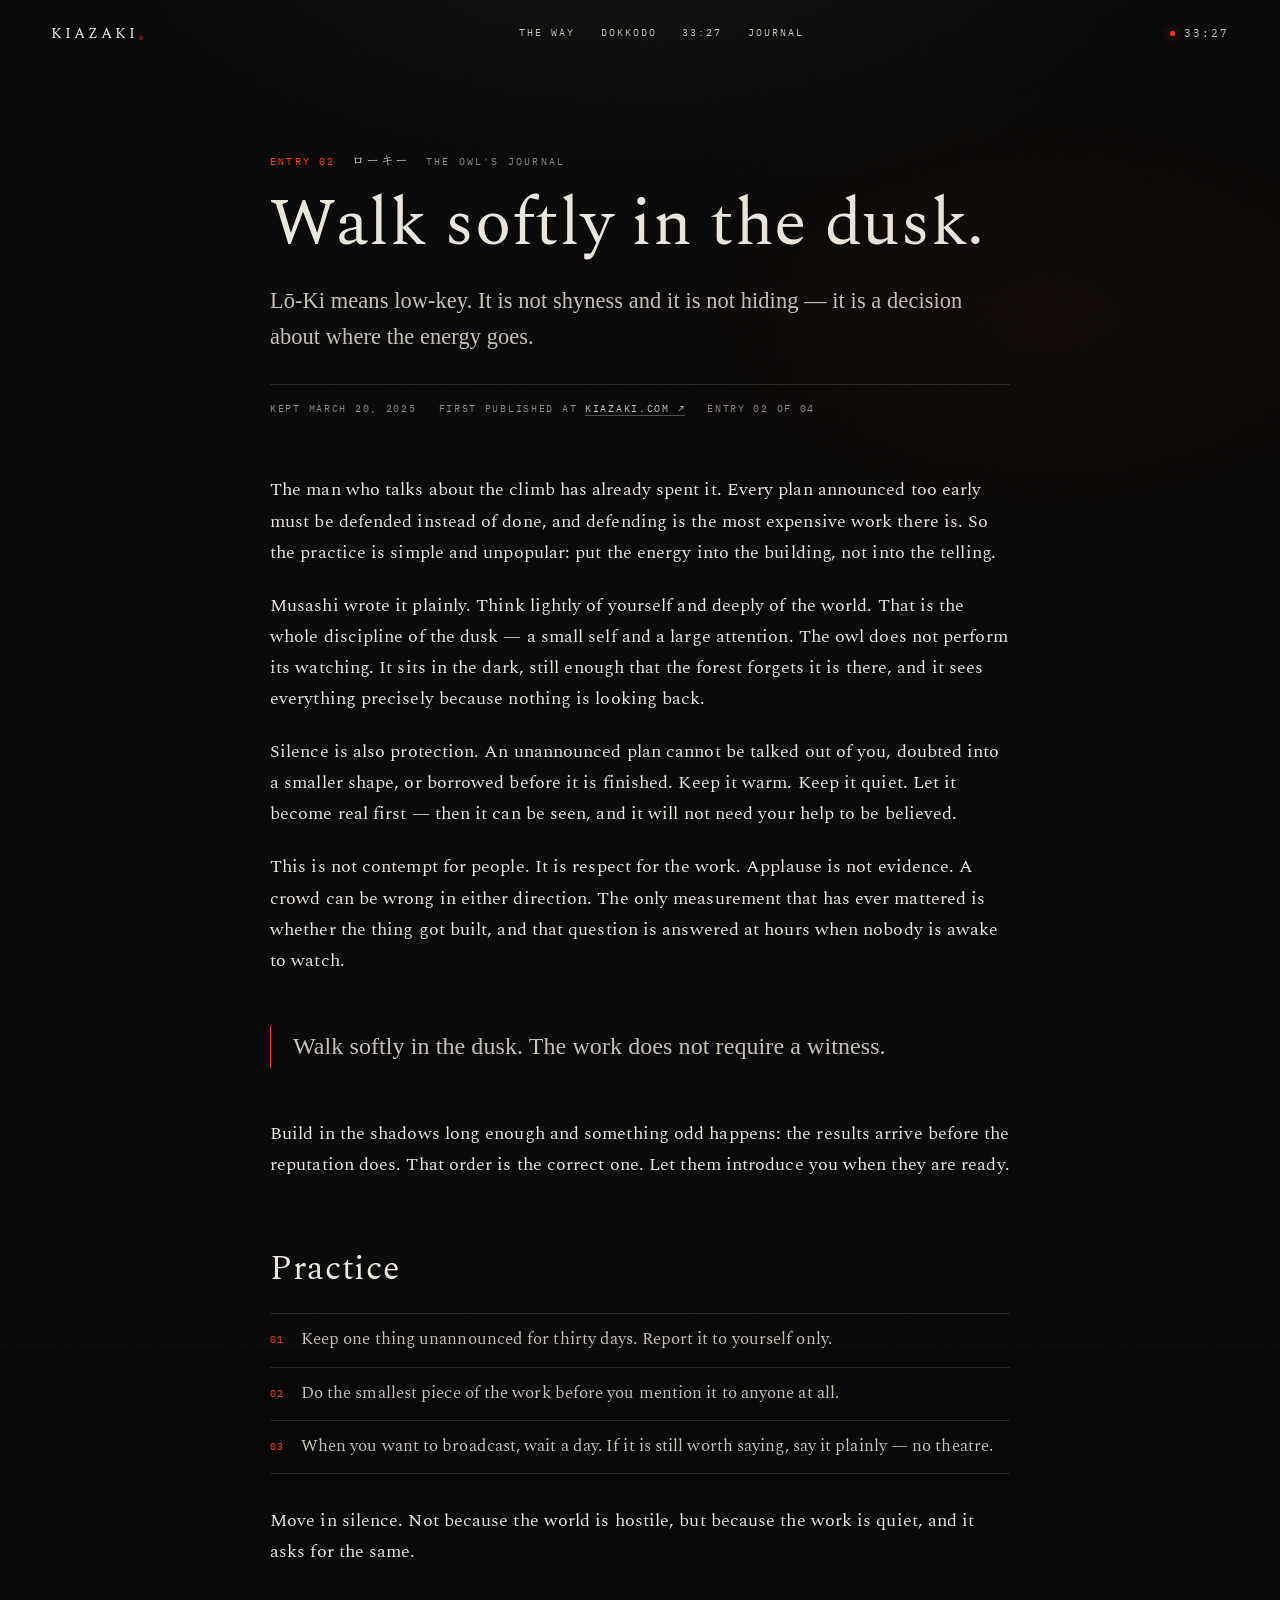
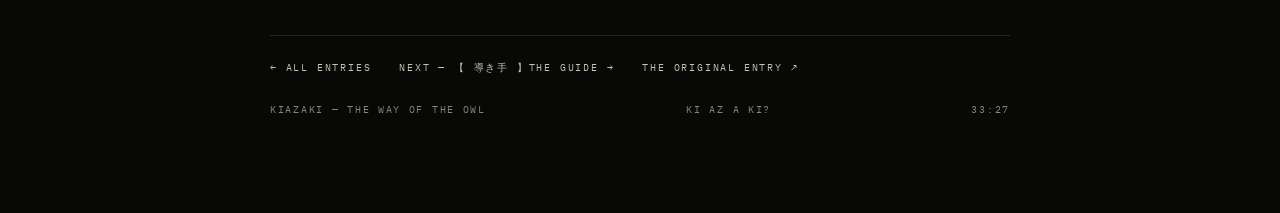
<file: posts/low-key.html>
<!DOCTYPE html>
<html lang="en">
<head>
  <meta charset="utf-8">
  <meta name="viewport" content="width=device-width, initial-scale=1">
  <title>【 ローキー 】Lō-Ki — Walk softly in the dusk — KIAZAKI</title>
  <meta name="description" content="Walk softly in the dusk. Lō-Ki: building in the shadows, letting the results speak — entry 02 of the Owl's Journal.">
  <meta name="theme-color" content="#080807">
  <meta property="og:title" content="【 ローキー 】Lō-Ki — KIAZAKI">
  <meta property="og:description" content="Walk softly in the dusk. The work does not require a witness.">
  <meta property="og:type" content="article">
  <link rel="icon" href="data:image/svg+xml,%3Csvg xmlns='http://www.w3.org/2000/svg' viewBox='0 0 64 64'%3E%3Crect width='64' height='64' fill='%23080807'/%3E%3Ccircle cx='23' cy='30' r='9' fill='none' stroke='%23ece7dd' stroke-width='2'/%3E%3Ccircle cx='41' cy='30' r='9' fill='none' stroke='%23ece7dd' stroke-width='2'/%3E%3Ccircle cx='23' cy='30' r='3' fill='%23ff3b1f'/%3E%3Ccircle cx='41' cy='30' r='3' fill='%23ff3b1f'/%3E%3C/svg%3E">
  <link rel="preconnect" href="https://fonts.googleapis.com">
  <link rel="preconnect" href="https://fonts.gstatic.com" crossorigin>
  <link href="https://fonts.googleapis.com/css2?family=IBM+Plex+Mono:wght@400;500&family=IM+Fell+English:ital@0;1&family=Spectral:ital,wght@0,400;0,600;0,700;1,400&family=Zen+Old+Mincho:wght@400;700&display=swap" rel="stylesheet">
  <link rel="stylesheet" href="../styles.css?v=3">
  <link href="https://fonts.cdnfonts.com/css/colonna-mt" rel="stylesheet">
  <link href="https://fonts.cdnfonts.com/css/library-3-am" rel="stylesheet">
</head>
<body>
  <a class="skip" href="#entry">Skip to content</a>
  <div class="scroll-progress" id="scroll-progress" aria-hidden="true"></div>
  <div class="grain" aria-hidden="true"></div>

  <header class="site-head">
    <a class="brand" href="../index.html" aria-label="Kiazaki, back to home">KIAZAKI<span class="brand-mark">。</span></a>
    <nav class="head-nav" aria-label="Primary">
      <a href="../index.html#way">The Way</a>
      <a href="../index.html#dokkodo">Dokkodo</a>
      <a href="../index.html#frequency">33:27</a>
      <a href="../index.html#notes">Journal</a>
    </nav>
    <p class="head-readout"><a class="head-readout-link" href="https://3327.bandcamp.com" target="_blank" rel="noopener" aria-label="Kiazaki radio — 33:27 on Bandcamp" title="Kiazaki radio — 33:27 on Bandcamp"><span class="live-dot" aria-hidden="true"></span>33:27</a></p>
  </header>

  <main id="entry">
    <article class="post shell">
      <p class="post-kicker"><span class="entry-no">Entry 02</span><span class="entry-kanji" lang="ja">ローキー</span><span>The Owl's Journal</span></p>
      <h1 class="post-title">Walk softly in the dusk.</h1>
      <p class="post-lede">Lō-Ki means low-key. It is not shyness and it is not hiding — it is a decision about where the energy goes.</p>
      <p class="post-meta"><span>Kept March 20, 2025</span><span>First published at <a href="https://kiazaki.com/post/post-2" target="_blank" rel="noopener">kiazaki.com ↗</a></span><span>Entry 02 of 04</span></p>

      <div class="post-body">
        <p>The man who talks about the climb has already spent it. Every plan announced too early must be defended instead of done, and defending is the most expensive work there is. So the practice is simple and unpopular: put the energy into the building, not into the telling.</p>

        <p>Musashi wrote it plainly. Think lightly of yourself and deeply of the world. That is the whole discipline of the dusk — a small self and a large attention. The owl does not perform its watching. It sits in the dark, still enough that the forest forgets it is there, and it sees everything precisely because nothing is looking back.</p>

        <p>Silence is also protection. An unannounced plan cannot be talked out of you, doubted into a smaller shape, or borrowed before it is finished. Keep it warm. Keep it quiet. Let it become real first — then it can be seen, and it will not need your help to be believed.</p>

        <p>This is not contempt for people. It is respect for the work. Applause is not evidence. A crowd can be wrong in either direction. The only measurement that has ever mattered is whether the thing got built, and that question is answered at hours when nobody is awake to watch.</p>

        <blockquote class="post-quote">Walk softly in the dusk. The work does not require a witness.</blockquote>

        <p>Build in the shadows long enough and something odd happens: the results arrive before the reputation does. That order is the correct one. Let them introduce you when they are ready.</p>

        <h2>Practice</h2>
        <ul class="post-practice">
          <li><span>01</span><span>Keep one thing unannounced for thirty days. Report it to yourself only.</span></li>
          <li><span>02</span><span>Do the smallest piece of the work before you mention it to anyone at all.</span></li>
          <li><span>03</span><span>When you want to broadcast, wait a day. If it is still worth saying, say it plainly — no theatre.</span></li>
        </ul>

        <p>Move in silence. Not because the world is hostile, but because the work is quiet, and it asks for the same.</p>
      </div>

      <nav class="post-nav" aria-label="Journal navigation">
        <a href="../index.html#notes">← All entries</a>
        <a href="the-guide.html">Next — 【 導き手 】The Guide →</a>
        <a href="https://kiazaki.com/post/post-2" target="_blank" rel="noopener">The original entry ↗</a>
      </nav>
    </article>

    <footer class="shell post-foot">
      <span>Kiazaki — The Way of the Owl</span>
      <span>Ki az a ki?</span>
      <span>33:27</span>
    </footer>
  </main>

  <script src="../main.js"></script>
</body>
</html>
</file>
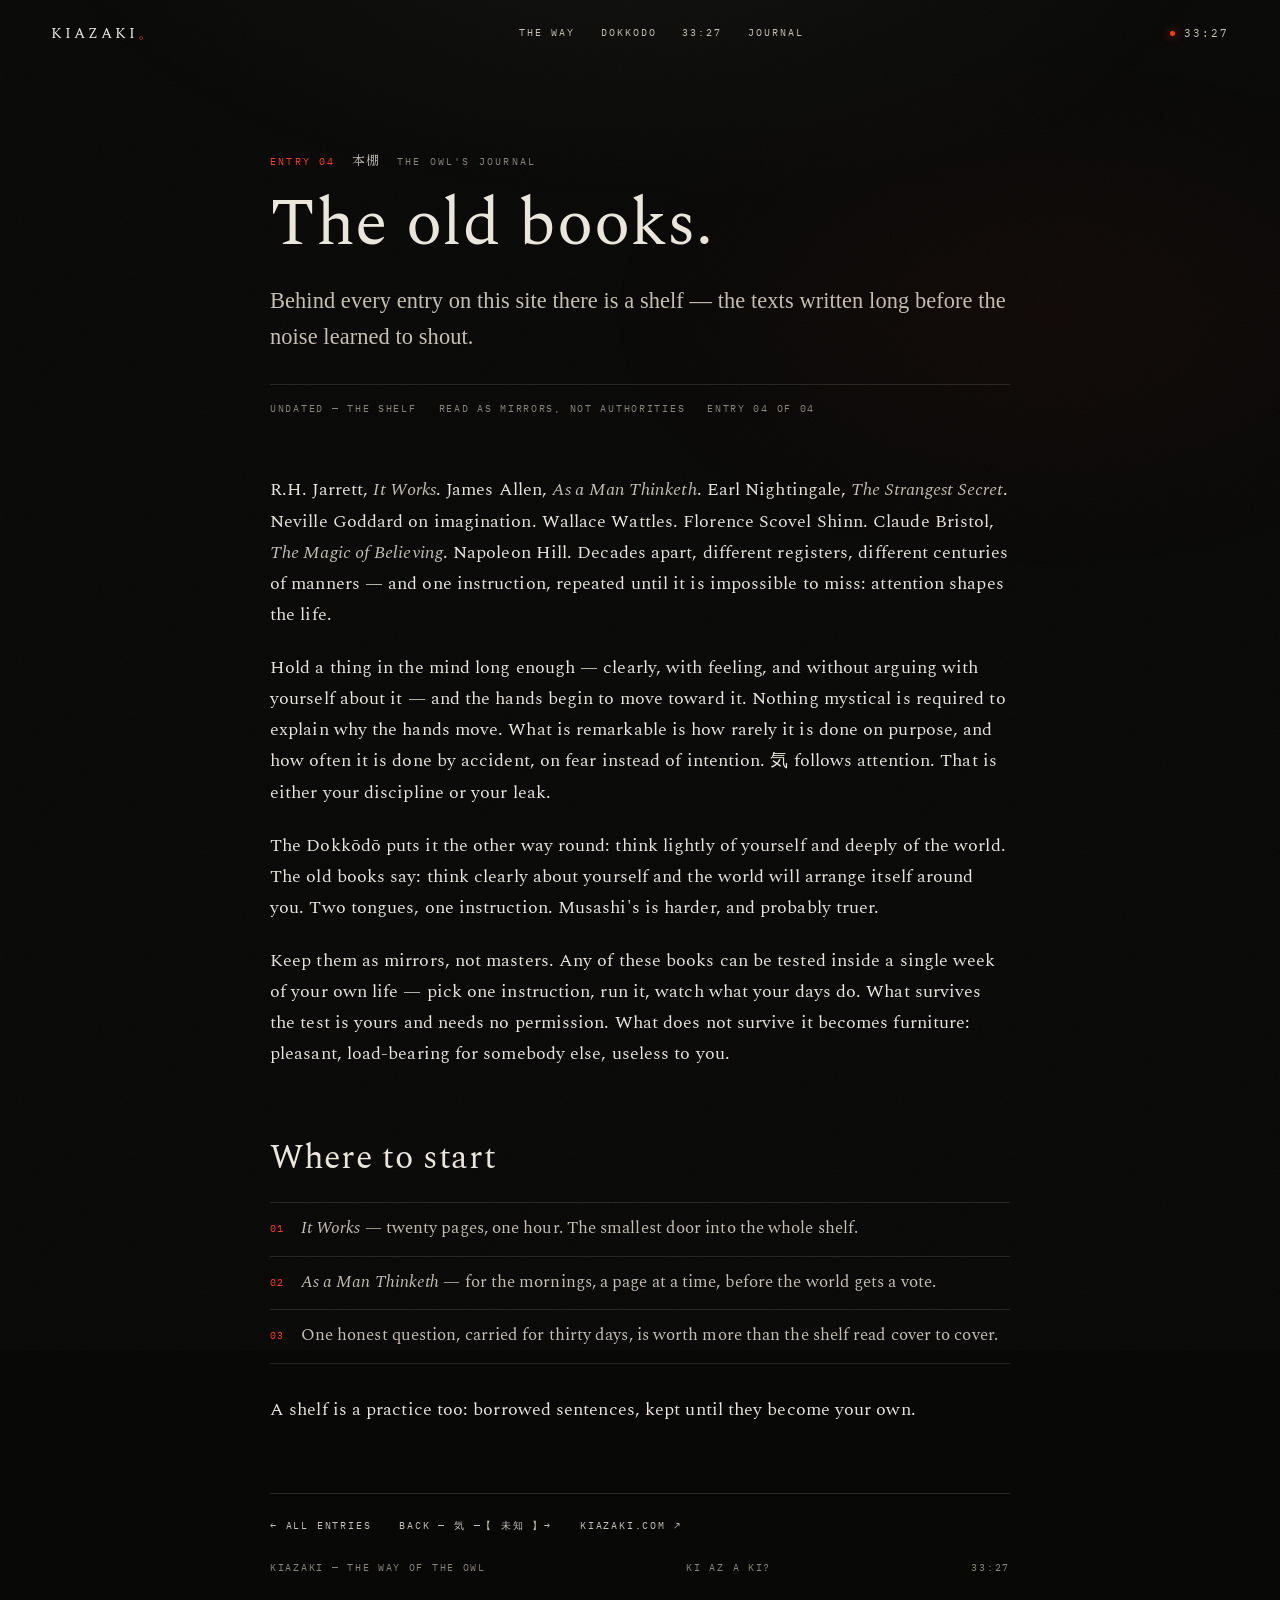
<file: posts/old-books.html>
<!DOCTYPE html>
<html lang="en">
<head>
  <meta charset="utf-8">
  <meta name="viewport" content="width=device-width, initial-scale=1">
  <title>本棚 — The Old Books — KIAZAKI</title>
  <meta name="description" content="The shelf behind the Owl's Journal: It Works, As a Man Thinketh, The Strangest Secret and the rest of the old texts — entry 04.">
  <meta name="theme-color" content="#080807">
  <meta property="og:title" content="本棚 — The Old Books — KIAZAKI">
  <meta property="og:description" content="One instruction, written a hundred times: attention shapes the life.">
  <meta property="og:type" content="article">
  <link rel="icon" href="data:image/svg+xml,%3Csvg xmlns='http://www.w3.org/2000/svg' viewBox='0 0 64 64'%3E%3Crect width='64' height='64' fill='%23080807'/%3E%3Ccircle cx='23' cy='30' r='9' fill='none' stroke='%23ece7dd' stroke-width='2'/%3E%3Ccircle cx='41' cy='30' r='9' fill='none' stroke='%23ece7dd' stroke-width='2'/%3E%3Ccircle cx='23' cy='30' r='3' fill='%23ff3b1f'/%3E%3Ccircle cx='41' cy='30' r='3' fill='%23ff3b1f'/%3E%3C/svg%3E">
  <link rel="preconnect" href="https://fonts.googleapis.com">
  <link rel="preconnect" href="https://fonts.gstatic.com" crossorigin>
  <link href="https://fonts.googleapis.com/css2?family=IBM+Plex+Mono:wght@400;500&family=IM+Fell+English:ital@0;1&family=Spectral:ital,wght@0,400;0,600;0,700;1,400&family=Zen+Old+Mincho:wght@400;700&display=swap" rel="stylesheet">
  <link rel="stylesheet" href="../styles.css?v=3">
  <link href="https://fonts.cdnfonts.com/css/colonna-mt" rel="stylesheet">
  <link href="https://fonts.cdnfonts.com/css/library-3-am" rel="stylesheet">
</head>
<body>
  <a class="skip" href="#entry">Skip to content</a>
  <div class="scroll-progress" id="scroll-progress" aria-hidden="true"></div>
  <div class="grain" aria-hidden="true"></div>

  <header class="site-head">
    <a class="brand" href="../index.html" aria-label="Kiazaki, back to home">KIAZAKI<span class="brand-mark">。</span></a>
    <nav class="head-nav" aria-label="Primary">
      <a href="../index.html#way">The Way</a>
      <a href="../index.html#dokkodo">Dokkodo</a>
      <a href="../index.html#frequency">33:27</a>
      <a href="../index.html#notes">Journal</a>
    </nav>
    <p class="head-readout"><a class="head-readout-link" href="https://3327.bandcamp.com" target="_blank" rel="noopener" aria-label="Kiazaki radio — 33:27 on Bandcamp" title="Kiazaki radio — 33:27 on Bandcamp"><span class="live-dot" aria-hidden="true"></span>33:27</a></p>
  </header>

  <main id="entry">
    <article class="post shell">
      <p class="post-kicker"><span class="entry-no">Entry 04</span><span class="entry-kanji" lang="ja">本棚</span><span>The Owl's Journal</span></p>
      <h1 class="post-title">The old books.</h1>
      <p class="post-lede">Behind every entry on this site there is a shelf — the texts written long before the noise learned to shout.</p>
      <p class="post-meta"><span>Undated — the shelf</span><span>Read as mirrors, not authorities</span><span>Entry 04 of 04</span></p>

      <div class="post-body">
        <p>R.H. Jarrett, <em>It Works</em>. James Allen, <em>As a Man Thinketh</em>. Earl Nightingale, <em>The Strangest Secret</em>. Neville Goddard on imagination. Wallace Wattles. Florence Scovel Shinn. Claude Bristol, <em>The Magic of Believing</em>. Napoleon Hill. Decades apart, different registers, different centuries of manners — and one instruction, repeated until it is impossible to miss: attention shapes the life.</p>

        <p>Hold a thing in the mind long enough — clearly, with feeling, and without arguing with yourself about it — and the hands begin to move toward it. Nothing mystical is required to explain why the hands move. What is remarkable is how rarely it is done on purpose, and how often it is done by accident, on fear instead of intention. <span lang="ja">気</span> follows attention. That is either your discipline or your leak.</p>

        <p>The Dokkōdō puts it the other way round: think lightly of yourself and deeply of the world. The old books say: think clearly about yourself and the world will arrange itself around you. Two tongues, one instruction. Musashi's is harder, and probably truer.</p>

        <p>Keep them as mirrors, not masters. Any of these books can be tested inside a single week of your own life — pick one instruction, run it, watch what your days do. What survives the test is yours and needs no permission. What does not survive it becomes furniture: pleasant, load-bearing for somebody else, useless to you.</p>

        <h2>Where to start</h2>
        <ul class="post-practice">
          <li><span>01</span><span><em>It Works</em> — twenty pages, one hour. The smallest door into the whole shelf.</span></li>
          <li><span>02</span><span><em>As a Man Thinketh</em> — for the mornings, a page at a time, before the world gets a vote.</span></li>
          <li><span>03</span><span>One honest question, carried for thirty days, is worth more than the shelf read cover to cover.</span></li>
        </ul>

        <p>A shelf is a practice too: borrowed sentences, kept until they become your own.</p>
      </div>

      <nav class="post-nav" aria-label="Journal navigation">
        <a href="../index.html#notes">← All entries</a>
        <a href="unknown.html">Back — 気 —【 未知 】→</a>
        <a href="https://kiazaki.com" target="_blank" rel="noopener">kiazaki.com ↗</a>
      </nav>
    </article>

    <footer class="shell post-foot">
      <span>Kiazaki — The Way of the Owl</span>
      <span>Ki az a ki?</span>
      <span>33:27</span>
    </footer>
  </main>

  <script src="../main.js"></script>
</body>
</html>
</file>
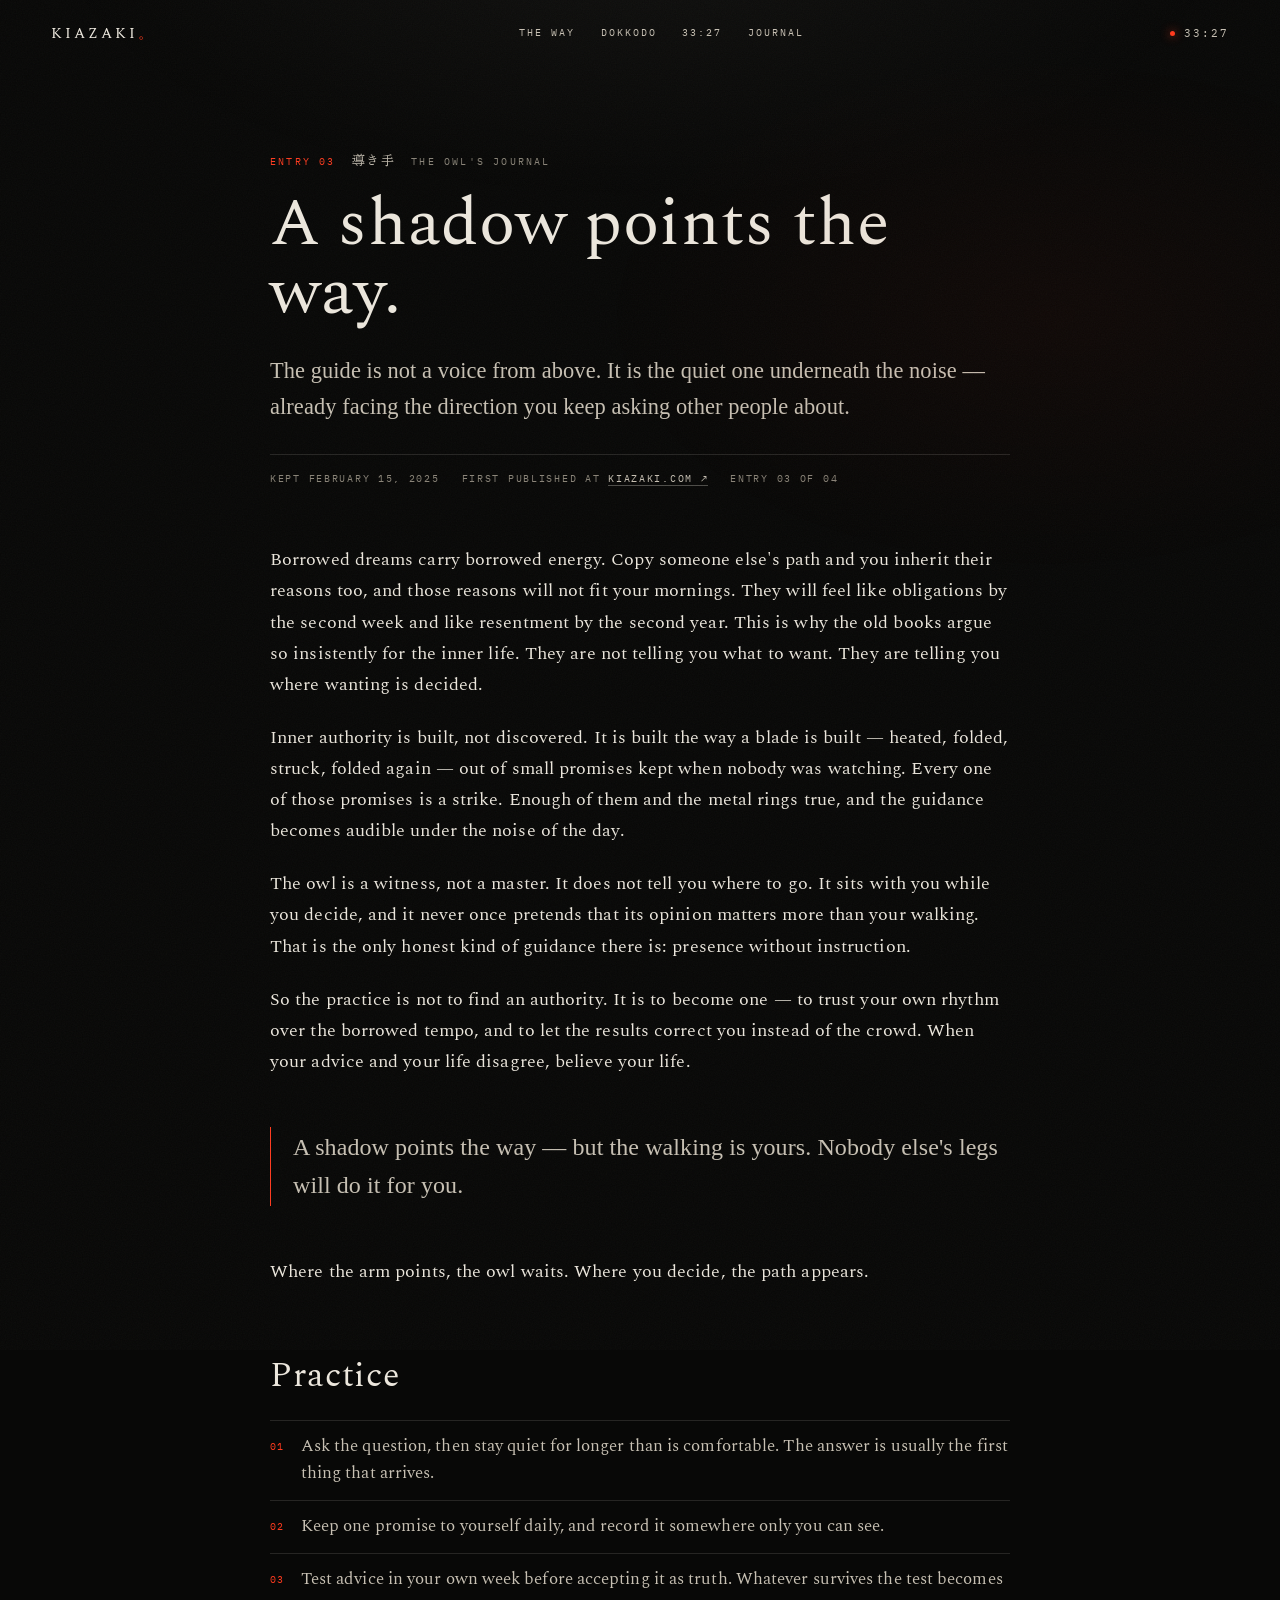
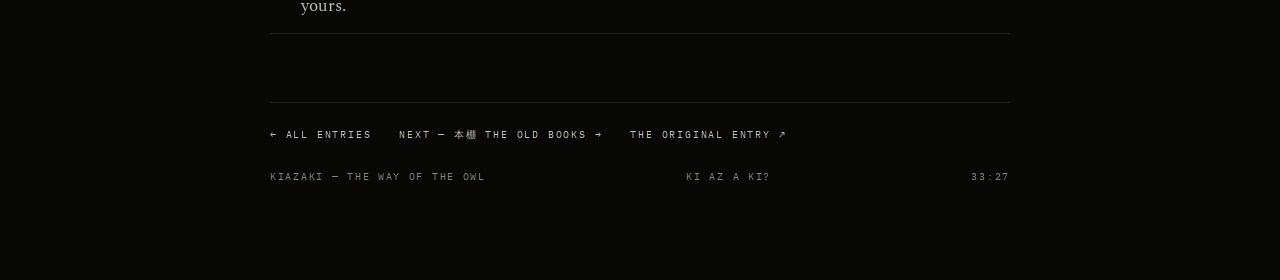
<file: posts/the-guide.html>
<!DOCTYPE html>
<html lang="en">
<head>
  <meta charset="utf-8">
  <meta name="viewport" content="width=device-width, initial-scale=1">
  <title>【 導き手 】The Guide — A shadow points the way — KIAZAKI</title>
  <meta name="description" content="A shadow points the way. On inner authority and the quiet voice under the noise — entry 03 of the Owl's Journal.">
  <meta name="theme-color" content="#080807">
  <meta property="og:title" content="【 導き手 】The Guide — KIAZAKI">
  <meta property="og:description" content="A shadow points the way — but the walking is yours.">
  <meta property="og:type" content="article">
  <link rel="icon" href="data:image/svg+xml,%3Csvg xmlns='http://www.w3.org/2000/svg' viewBox='0 0 64 64'%3E%3Crect width='64' height='64' fill='%23080807'/%3E%3Ccircle cx='23' cy='30' r='9' fill='none' stroke='%23ece7dd' stroke-width='2'/%3E%3Ccircle cx='41' cy='30' r='9' fill='none' stroke='%23ece7dd' stroke-width='2'/%3E%3Ccircle cx='23' cy='30' r='3' fill='%23ff3b1f'/%3E%3Ccircle cx='41' cy='30' r='3' fill='%23ff3b1f'/%3E%3C/svg%3E">
  <link rel="preconnect" href="https://fonts.googleapis.com">
  <link rel="preconnect" href="https://fonts.gstatic.com" crossorigin>
  <link href="https://fonts.googleapis.com/css2?family=IBM+Plex+Mono:wght@400;500&family=IM+Fell+English:ital@0;1&family=Spectral:ital,wght@0,400;0,600;0,700;1,400&family=Zen+Old+Mincho:wght@400;700&display=swap" rel="stylesheet">
  <link rel="stylesheet" href="../styles.css?v=3">
  <link href="https://fonts.cdnfonts.com/css/colonna-mt" rel="stylesheet">
  <link href="https://fonts.cdnfonts.com/css/library-3-am" rel="stylesheet">
</head>
<body>
  <a class="skip" href="#entry">Skip to content</a>
  <div class="scroll-progress" id="scroll-progress" aria-hidden="true"></div>
  <div class="grain" aria-hidden="true"></div>

  <header class="site-head">
    <a class="brand" href="../index.html" aria-label="Kiazaki, back to home">KIAZAKI<span class="brand-mark">。</span></a>
    <nav class="head-nav" aria-label="Primary">
      <a href="../index.html#way">The Way</a>
      <a href="../index.html#dokkodo">Dokkodo</a>
      <a href="../index.html#frequency">33:27</a>
      <a href="../index.html#notes">Journal</a>
    </nav>
    <p class="head-readout"><a class="head-readout-link" href="https://3327.bandcamp.com" target="_blank" rel="noopener" aria-label="Kiazaki radio — 33:27 on Bandcamp" title="Kiazaki radio — 33:27 on Bandcamp"><span class="live-dot" aria-hidden="true"></span>33:27</a></p>
  </header>

  <main id="entry">
    <article class="post shell">
      <p class="post-kicker"><span class="entry-no">Entry 03</span><span class="entry-kanji" lang="ja">導き手</span><span>The Owl's Journal</span></p>
      <h1 class="post-title">A shadow points the way.</h1>
      <p class="post-lede">The guide is not a voice from above. It is the quiet one underneath the noise — already facing the direction you keep asking other people about.</p>
      <p class="post-meta"><span>Kept February 15, 2025</span><span>First published at <a href="https://kiazaki.com/post/post-3" target="_blank" rel="noopener">kiazaki.com ↗</a></span><span>Entry 03 of 04</span></p>

      <div class="post-body">
        <p>Borrowed dreams carry borrowed energy. Copy someone else's path and you inherit their reasons too, and those reasons will not fit your mornings. They will feel like obligations by the second week and like resentment by the second year. This is why the old books argue so insistently for the inner life. They are not telling you what to want. They are telling you where wanting is decided.</p>

        <p>Inner authority is built, not discovered. It is built the way a blade is built — heated, folded, struck, folded again — out of small promises kept when nobody was watching. Every one of those promises is a strike. Enough of them and the metal rings true, and the guidance becomes audible under the noise of the day.</p>

        <p>The owl is a witness, not a master. It does not tell you where to go. It sits with you while you decide, and it never once pretends that its opinion matters more than your walking. That is the only honest kind of guidance there is: presence without instruction.</p>

        <p>So the practice is not to find an authority. It is to become one — to trust your own rhythm over the borrowed tempo, and to let the results correct you instead of the crowd. When your advice and your life disagree, believe your life.</p>

        <blockquote class="post-quote">A shadow points the way — but the walking is yours. Nobody else's legs will do it for you.</blockquote>

        <p>Where the arm points, the owl waits. Where you decide, the path appears.</p>

        <h2>Practice</h2>
        <ul class="post-practice">
          <li><span>01</span><span>Ask the question, then stay quiet for longer than is comfortable. The answer is usually the first thing that arrives.</span></li>
          <li><span>02</span><span>Keep one promise to yourself daily, and record it somewhere only you can see.</span></li>
          <li><span>03</span><span>Test advice in your own week before accepting it as truth. Whatever survives the test becomes yours.</span></li>
        </ul>
      </div>

      <nav class="post-nav" aria-label="Journal navigation">
        <a href="../index.html#notes">← All entries</a>
        <a href="old-books.html">Next — 本棚 The Old Books →</a>
        <a href="https://kiazaki.com/post/post-3" target="_blank" rel="noopener">The original entry ↗</a>
      </nav>
    </article>

    <footer class="shell post-foot">
      <span>Kiazaki — The Way of the Owl</span>
      <span>Ki az a ki?</span>
      <span>33:27</span>
    </footer>
  </main>

  <script src="../main.js"></script>
</body>
</html>
</file>
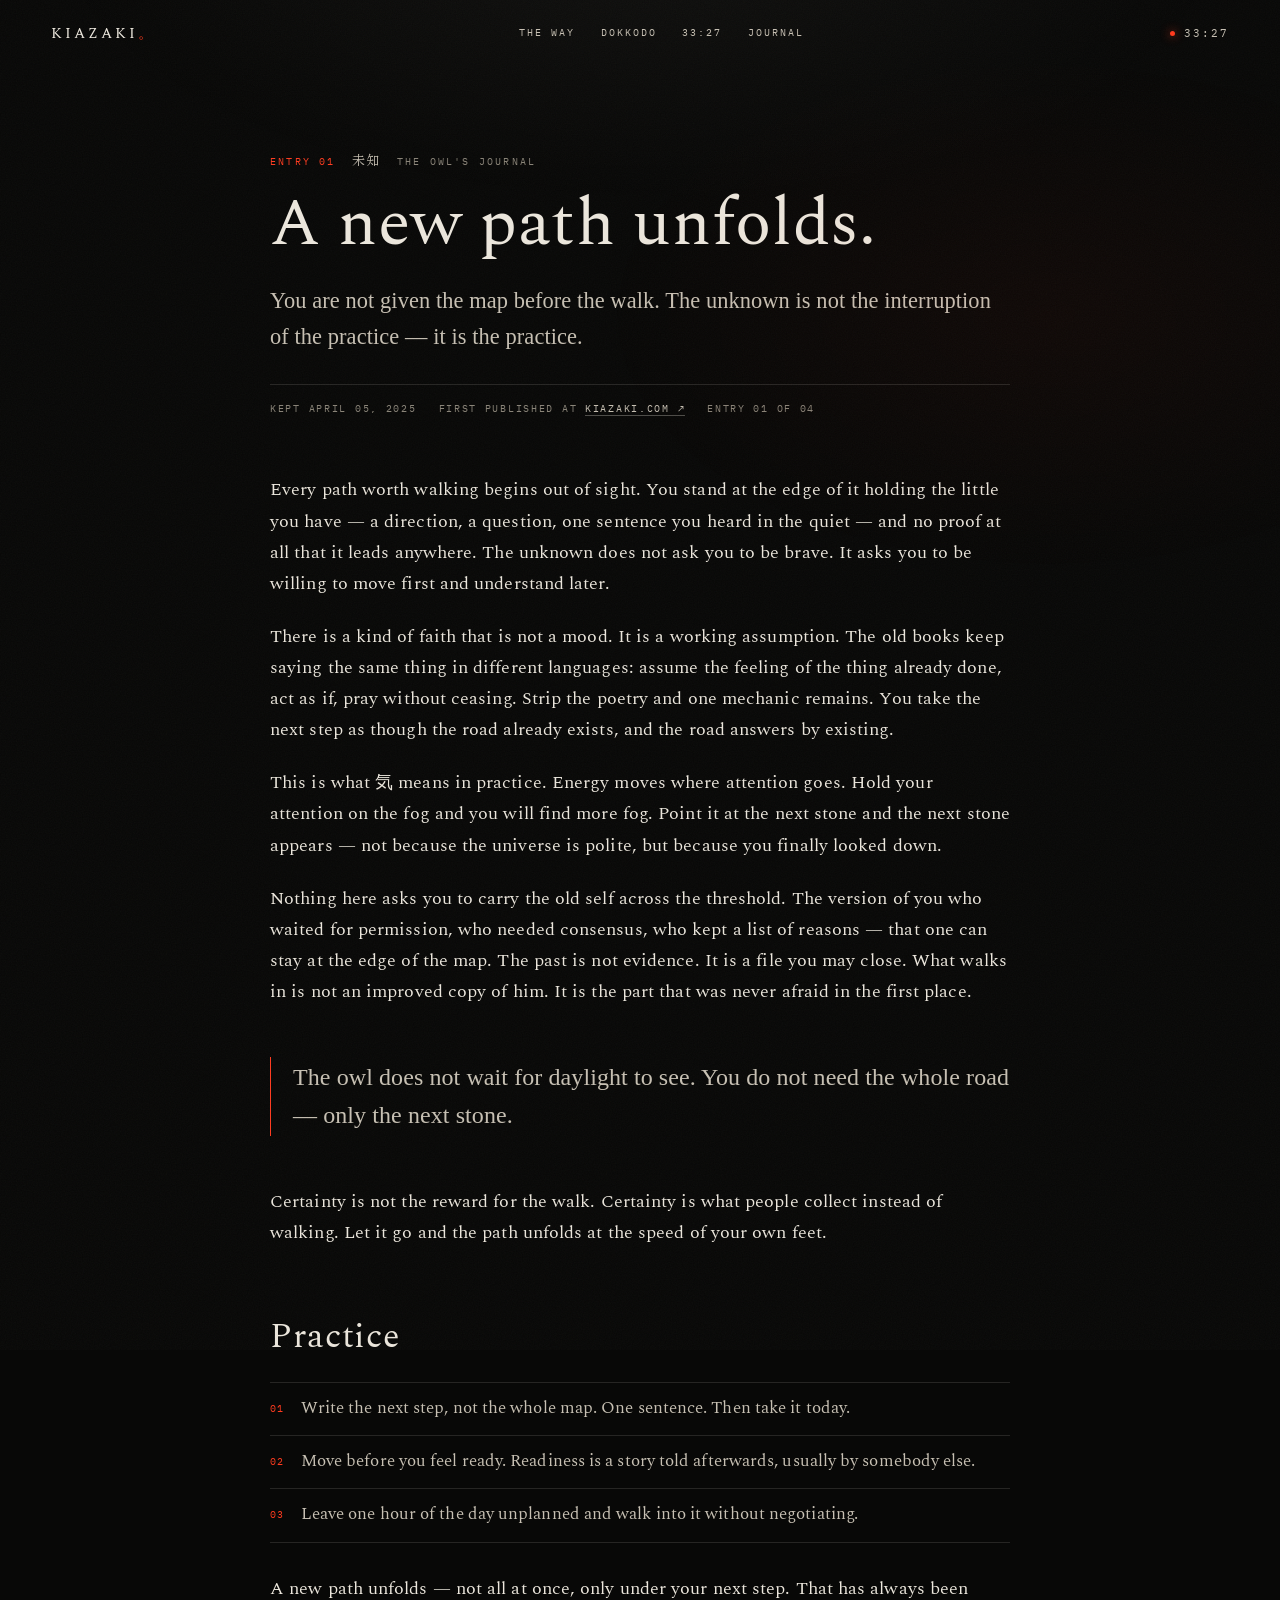
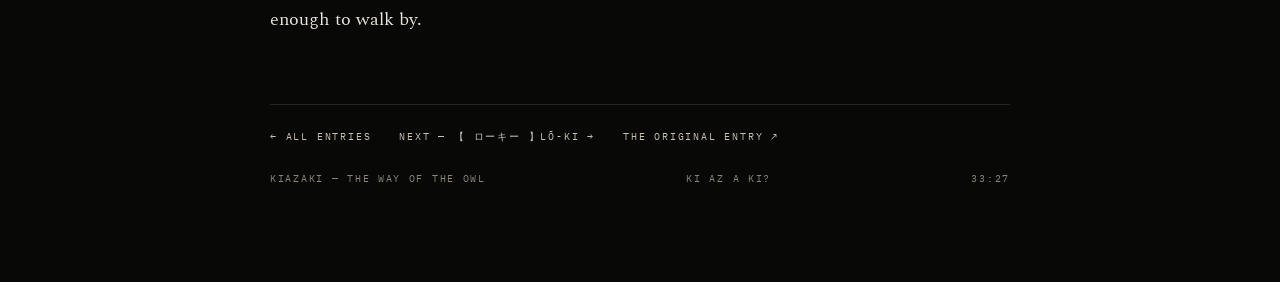
<file: posts/unknown.html>
<!DOCTYPE html>
<html lang="en">
<head>
  <meta charset="utf-8">
  <meta name="viewport" content="width=device-width, initial-scale=1">
  <title>気 —【 未知 】The Unknown — KIAZAKI</title>
  <meta name="description" content="A new path unfolds. On walking before the map is finished — entry 01 of the Owl's Journal.">
  <meta name="theme-color" content="#080807">
  <meta property="og:title" content="気 —【 未知 】The Unknown — KIAZAKI">
  <meta property="og:description" content="A new path unfolds. You are not given the map before the walk.">
  <meta property="og:type" content="article">
  <link rel="icon" href="data:image/svg+xml,%3Csvg xmlns='http://www.w3.org/2000/svg' viewBox='0 0 64 64'%3E%3Crect width='64' height='64' fill='%23080807'/%3E%3Ccircle cx='23' cy='30' r='9' fill='none' stroke='%23ece7dd' stroke-width='2'/%3E%3Ccircle cx='41' cy='30' r='9' fill='none' stroke='%23ece7dd' stroke-width='2'/%3E%3Ccircle cx='23' cy='30' r='3' fill='%23ff3b1f'/%3E%3Ccircle cx='41' cy='30' r='3' fill='%23ff3b1f'/%3E%3C/svg%3E">
  <link rel="preconnect" href="https://fonts.googleapis.com">
  <link rel="preconnect" href="https://fonts.gstatic.com" crossorigin>
  <link href="https://fonts.googleapis.com/css2?family=IBM+Plex+Mono:wght@400;500&family=IM+Fell+English:ital@0;1&family=Spectral:ital,wght@0,400;0,600;0,700;1,400&family=Zen+Old+Mincho:wght@400;700&display=swap" rel="stylesheet">
  <link rel="stylesheet" href="../styles.css?v=3">
  <link href="https://fonts.cdnfonts.com/css/colonna-mt" rel="stylesheet">
  <link href="https://fonts.cdnfonts.com/css/library-3-am" rel="stylesheet">
</head>
<body>
  <a class="skip" href="#entry">Skip to content</a>
  <div class="scroll-progress" id="scroll-progress" aria-hidden="true"></div>
  <div class="grain" aria-hidden="true"></div>

  <header class="site-head">
    <a class="brand" href="../index.html" aria-label="Kiazaki, back to home">KIAZAKI<span class="brand-mark">。</span></a>
    <nav class="head-nav" aria-label="Primary">
      <a href="../index.html#way">The Way</a>
      <a href="../index.html#dokkodo">Dokkodo</a>
      <a href="../index.html#frequency">33:27</a>
      <a href="../index.html#notes">Journal</a>
    </nav>
    <p class="head-readout"><a class="head-readout-link" href="https://3327.bandcamp.com" target="_blank" rel="noopener" aria-label="Kiazaki radio — 33:27 on Bandcamp" title="Kiazaki radio — 33:27 on Bandcamp"><span class="live-dot" aria-hidden="true"></span>33:27</a></p>
  </header>

  <main id="entry">
    <article class="post shell">
      <p class="post-kicker"><span class="entry-no">Entry 01</span><span class="entry-kanji" lang="ja">未知</span><span>The Owl's Journal</span></p>
      <h1 class="post-title">A new path unfolds.</h1>
      <p class="post-lede">You are not given the map before the walk. The unknown is not the interruption of the practice — it is the practice.</p>
      <p class="post-meta"><span>Kept April 05, 2025</span><span>First published at <a href="https://kiazaki.com/post/post-1" target="_blank" rel="noopener">kiazaki.com ↗</a></span><span>Entry 01 of 04</span></p>

      <div class="post-body">
        <p>Every path worth walking begins out of sight. You stand at the edge of it holding the little you have — a direction, a question, one sentence you heard in the quiet — and no proof at all that it leads anywhere. The unknown does not ask you to be brave. It asks you to be willing to move first and understand later.</p>

        <p>There is a kind of faith that is not a mood. It is a working assumption. The old books keep saying the same thing in different languages: assume the feeling of the thing already done, act as if, pray without ceasing. Strip the poetry and one mechanic remains. You take the next step as though the road already exists, and the road answers by existing.</p>

        <p>This is what <span lang="ja">気</span> means in practice. Energy moves where attention goes. Hold your attention on the fog and you will find more fog. Point it at the next stone and the next stone appears — not because the universe is polite, but because you finally looked down.</p>

        <p>Nothing here asks you to carry the old self across the threshold. The version of you who waited for permission, who needed consensus, who kept a list of reasons — that one can stay at the edge of the map. The past is not evidence. It is a file you may close. What walks in is not an improved copy of him. It is the part that was never afraid in the first place.</p>

        <blockquote class="post-quote">The owl does not wait for daylight to see. You do not need the whole road — only the next stone.</blockquote>

        <p>Certainty is not the reward for the walk. Certainty is what people collect instead of walking. Let it go and the path unfolds at the speed of your own feet.</p>

        <h2>Practice</h2>
        <ul class="post-practice">
          <li><span>01</span><span>Write the next step, not the whole map. One sentence. Then take it today.</span></li>
          <li><span>02</span><span>Move before you feel ready. Readiness is a story told afterwards, usually by somebody else.</span></li>
          <li><span>03</span><span>Leave one hour of the day unplanned and walk into it without negotiating.</span></li>
        </ul>

        <p>A new path unfolds — not all at once, only under your next step. That has always been enough to walk by.</p>
      </div>

      <nav class="post-nav" aria-label="Journal navigation">
        <a href="../index.html#notes">← All entries</a>
        <a href="low-key.html">Next — 【 ローキー 】Lō-Ki →</a>
        <a href="https://kiazaki.com/post/post-1" target="_blank" rel="noopener">The original entry ↗</a>
      </nav>
    </article>

    <footer class="shell post-foot">
      <span>Kiazaki — The Way of the Owl</span>
      <span>Ki az a ki?</span>
      <span>33:27</span>
    </footer>
  </main>

  <script src="../main.js"></script>
</body>
</html>
</file>
<file: styles.css>
/* ============================================================
   KIAZAKI — a quiet practice
   Monochrome, ember, ink. Set in Jakarta Sans + IBM Plex Mono.
   ============================================================ */

:root {
  --ink: #080807;
  --ink-soft: #0c0c0a;
  --paper: #ece7dd;
  --paper-dim: #c7c0b3;
  --muted: #8a8478;
  --line: rgba(236, 231, 221, 0.13);
  --line-strong: rgba(236, 231, 221, 0.3);
  --ember: #ff3b1f;
  --ember-dim: #d2321b;
  --paper-sec: #e8e3d9;
  --paper-ink: #0a0a09;
  --paper-muted: #615c53;
  --sans: "Spectral", Georgia, "Times New Roman", serif;
  --fell: "IM Fell English", Georgia, serif;
  --display: "LIBRARY 3 AM", "IM Fell English", Georgia, serif;
  --heading: "Colonna MT", "Spectral", Georgia, serif;
  --mono: "IBM Plex Mono", "SFMono-Regular", Consolas, monospace;
  --jp: "Zen Old Mincho", "Hiragino Mincho ProN", "Yu Mincho", serif;
  --ease: cubic-bezier(0.22, 0.68, 0.2, 1);
  --shell: 1480px;
}

*,
*::before,
*::after {
  box-sizing: border-box;
}

html {
  scroll-behavior: smooth;
  scroll-padding-top: 84px;
  -webkit-text-size-adjust: 100%;
}

body {
  margin: 0;
  background: var(--ink);
  color: var(--paper);
  font-family: var(--sans);
  font-size: 17px;
  line-height: 1.65;
  font-weight: 400;
  letter-spacing: 0.005em;
  -webkit-font-smoothing: antialiased;
  -moz-osx-font-smoothing: grayscale;
  overflow-x: hidden;
}

body::before {
  content: "";
  position: fixed;
  inset: 0;
  z-index: 0;
  pointer-events: none;
  background:
    radial-gradient(ellipse 80% 55% at 50% -10%, rgba(236, 231, 221, 0.045), transparent 60%),
    radial-gradient(ellipse 55% 45% at 82% 35%, rgba(255, 59, 31, 0.035), transparent 65%);
}

::selection {
  background: var(--ember);
  color: var(--ink);
}

a {
  color: inherit;
  text-decoration: none;
}

p,
h1,
h2,
h3,
h4,
blockquote,
figure {
  margin: 0;
}

img,
pre {
  max-width: 100%;
}

button {
  font: inherit;
}

:focus-visible {
  outline: 1px solid var(--ember);
  outline-offset: 4px;
}

* {
  scrollbar-width: thin;
  scrollbar-color: #37342d var(--ink);
}

::-webkit-scrollbar {
  width: 9px;
}
::-webkit-scrollbar-track {
  background: var(--ink);
}
::-webkit-scrollbar-thumb {
  background: #37342d;
  border: 3px solid var(--ink);
}

/* ---------- texture ---------- */

.grain {
  position: fixed;
  inset: -50%;
  z-index: 90;
  width: 200%;
  height: 200%;
  pointer-events: none;
  opacity: 0.045;
  background-image: url("data:image/svg+xml,%3Csvg xmlns='http://www.w3.org/2000/svg' width='220' height='220'%3E%3Cfilter id='n'%3E%3CfeTurbulence type='fractalNoise' baseFrequency='0.82' numOctaves='4' stitchTiles='stitch'/%3E%3C/filter%3E%3Crect width='100%25' height='100%25' filter='url(%23n)' opacity='0.85'/%3E%3C/svg%3E");
  animation: grain 1.6s steps(2) infinite;
}

@keyframes grain {
  0% { transform: translate(0, 0); }
  50% { transform: translate(-2%, 1%); }
  100% { transform: translate(1%, -1%); }
}

.skip {
  position: fixed;
  top: 12px;
  left: 12px;
  z-index: 200;
  transform: translateY(-150%);
  background: var(--paper);
  color: var(--ink);
  padding: 10px 16px;
  font-family: var(--mono);
  font-size: 10px;
  letter-spacing: 0.12em;
  text-transform: uppercase;
  transition: transform 0.2s;
}
.skip:focus {
  transform: translateY(0);
}

/* ---------- scroll progress ---------- */

.scroll-progress {
  position: fixed;
  top: 0;
  left: 0;
  right: 0;
  height: 2px;
  z-index: 120;
  background: linear-gradient(90deg, var(--ember), rgba(255, 59, 31, 0.25));
  transform: scaleX(0);
  transform-origin: 0 50%;
  opacity: 0.75;
  pointer-events: none;
}

/* ---------- shell + shared type ---------- */

.shell {
  width: 100%;
  max-width: var(--shell);
  margin: 0 auto;
  padding-left: clamp(20px, 4vw, 64px);
  padding-right: clamp(20px, 4vw, 64px);
}

.mono {
  font-family: var(--mono);
  font-size: 10px;
  letter-spacing: 0.2em;
  text-transform: uppercase;
}

.label {
  display: flex;
  align-items: center;
  gap: 12px;
  font-family: var(--mono);
  font-size: 10px;
  font-weight: 400;
  letter-spacing: 0.26em;
  line-height: 1.4;
  text-transform: uppercase;
  color: var(--muted);
}

.label-idx {
  color: var(--paper-dim);
}

.label-idx::after {
  content: "—";
  margin-left: 8px;
  color: var(--muted);
}

.label-right {
  color: var(--muted);
  text-align: right;
}

.lede {
  max-width: 46ch;
  font-size: 15.5px;
  line-height: 1.75;
  color: var(--paper-dim);
}

p {
  text-wrap: pretty;
}

.hollow {
  color: transparent;
  -webkit-text-stroke: 1.25px rgba(236, 231, 221, 0.78);
}

h2 {
  font-family: var(--heading);
  font-weight: 400;
  letter-spacing: 0.02em;
  line-height: 1.1;
  text-wrap: balance;
}

/* ---------- buttons ---------- */

.btn {
  display: inline-flex;
  align-items: center;
  justify-content: space-between;
  gap: 26px;
  min-height: 48px;
  padding: 14px 20px;
  border: 1px solid var(--line-strong);
  font-family: var(--mono);
  font-size: 10px;
  font-weight: 500;
  letter-spacing: 0.2em;
  line-height: 1;
  text-transform: uppercase;
  white-space: nowrap;
  transition:
    background-color 0.3s var(--ease),
    border-color 0.3s var(--ease),
    color 0.3s var(--ease);
}

.btn span {
  font-size: 12px;
  letter-spacing: 0;
  transition: transform 0.3s var(--ease);
}

.btn-solid {
  background: var(--paper);
  border-color: var(--paper);
  color: var(--ink);
}

.btn-solid:hover {
  background: var(--ember);
  border-color: var(--ember);
  color: var(--ink);
}

.btn-ghost {
  background: transparent;
  color: var(--paper);
}

.btn-ghost:hover {
  border-color: var(--paper);
  background: rgba(236, 231, 221, 0.06);
}

.btn:hover span {
  transform: translate(2px, 0);
}

.btn-solid:hover span {
  transform: translate(0, 3px);
}

/* ---------- header ---------- */

.site-head {
  position: fixed;
  top: 0;
  left: 0;
  right: 0;
  z-index: 100;
  display: flex;
  align-items: center;
  justify-content: space-between;
  gap: 24px;
  padding: 20px clamp(20px, 4vw, 64px);
  border-bottom: 1px solid transparent;
  transition:
    padding 0.35s var(--ease),
    background-color 0.35s var(--ease),
    border-color 0.35s var(--ease);
}

.site-head.is-scrolled {
  padding-top: 13px;
  padding-bottom: 13px;
  background: rgba(8, 8, 7, 0.82);
  border-bottom-color: var(--line);
  -webkit-backdrop-filter: blur(14px);
  backdrop-filter: blur(14px);
}

.brand {
  font-family: var(--heading);
  font-size: 15px;
  font-weight: 400;
  letter-spacing: 0.2em;
  line-height: 1;
  white-space: nowrap;
}

.brand-mark {
  color: var(--ember);
  letter-spacing: 0;
}

.head-nav {
  display: flex;
  align-items: center;
  gap: clamp(14px, 2vw, 30px);
}

.head-nav a {
  position: relative;
  padding: 5px 0;
  font-family: var(--mono);
  font-size: 10px;
  letter-spacing: 0.2em;
  text-transform: uppercase;
  color: var(--paper-dim);
  transition: color 0.25s;
  white-space: nowrap;
}

.head-nav a::after {
  content: "";
  position: absolute;
  left: 0;
  bottom: 0;
  width: 0;
  height: 1px;
  background: var(--ember);
  transition: width 0.3s var(--ease);
}

.head-nav a:hover {
  color: var(--paper);
}

.head-nav a:hover::after {
  width: 100%;
}

.head-readout {
  display: flex;
  align-items: center;
  gap: 9px;
  font-family: var(--mono);
  font-size: 11px;
  letter-spacing: 0.18em;
  color: var(--paper-dim);
  white-space: nowrap;
}

.head-readout-link {
  display: flex;
  align-items: center;
  gap: 9px;
  padding: 4px 0;
  transition: color 0.25s;
}

.head-readout-link:hover {
  color: var(--paper);
}

.live-dot {
  width: 5px;
  height: 5px;
  border-radius: 50%;
  background: var(--ember);
  box-shadow: 0 0 10px rgba(255, 59, 31, 0.8);
  animation: pulse 2.8s ease-in-out infinite;
}

@keyframes pulse {
  0%, 100% { opacity: 1; box-shadow: 0 0 10px rgba(255, 59, 31, 0.8); }
  50% { opacity: 0.35; box-shadow: 0 0 3px rgba(255, 59, 31, 0.3); }
}

/* ---------- hero ---------- */

.hero {
  position: relative;
  display: flex;
  flex-direction: column;
  min-height: 100svh;
  padding-top: 104px;
  overflow: hidden;
  isolation: isolate;
}

.hero::before {
  content: "";
  position: absolute;
  inset: 0;
  z-index: 0;
  pointer-events: none;
  background-image: radial-gradient(rgba(236, 231, 221, 0.16) 0.5px, transparent 0.6px);
  background-size: 9px 9px;
  opacity: 0.28;
  -webkit-mask-image: radial-gradient(ellipse 70% 60% at 62% 48%, #000 10%, transparent 72%);
  mask-image: radial-gradient(ellipse 70% 60% at 62% 48%, #000 10%, transparent 72%);
}

.hero-glow {
  position: absolute;
  z-index: 0;
  top: 28%;
  left: 58%;
  width: min(760px, 66vw);
  aspect-ratio: 1;
  transform: translate(-50%, -50%);
  border-radius: 50%;
  background: radial-gradient(circle, rgba(255, 59, 31, 0.1), transparent 62%);
  filter: blur(24px);
  pointer-events: none;
}

.hero-art {
  position: absolute;
  z-index: 1;
  inset: 86px 0 30px 0;
  display: flex;
  align-items: center;
  justify-content: flex-end;
  padding-right: clamp(0px, 2vw, 40px);
  pointer-events: none;
  user-select: none;
}

.owl {
  margin: 0;
  font-family: var(--mono);
  font-size: clamp(7px, 1.03vw, 15px);
  font-weight: 400;
  line-height: 0.8;
  white-space: pre;
  letter-spacing: 0;
  color: rgba(236, 231, 221, 0.36);
  -webkit-mask-image: radial-gradient(ellipse 66% 62% at 55% 48%, #000 32%, transparent 78%);
  mask-image: radial-gradient(ellipse 66% 62% at 55% 48%, #000 32%, transparent 78%);
}

.hero-owl-mobile {
  display: none;
}

.hero-art::after {
  content: "";
  position: absolute;
  inset: 0;
  pointer-events: none;
  background: linear-gradient(to bottom, transparent 44%, rgba(8, 8, 7, 0.55) 72%, var(--ink) 96%);
}

.owl--compact {
  display: none;
}

.owl-eye {
  color: var(--ember);
  text-shadow:
    0 0 6px rgba(255, 59, 31, 0.95),
    0 0 22px rgba(255, 59, 31, 0.55),
    0 0 48px rgba(255, 59, 31, 0.25);
  animation: eye-pulse 7s ease-in-out infinite;
}

@keyframes eye-pulse {
  0%, 92%, 100% { opacity: 1; }
  93% { opacity: 0.25; }
  94% { opacity: 1; }
  96% { opacity: 0.55; }
  97% { opacity: 1; }
}

/* owl-wake — the konami easter egg */

.owl-wake .owl {
  color: rgba(236, 231, 221, 0.55);
}

.owl-wake .owl-eye {
  animation: eye-pulse 1.15s ease-in-out infinite;
}

.owl-wake .live-dot,
.owl-wake .kicker-dot {
  animation: pulse 1.15s ease-in-out infinite;
}

.owl-wake .brand-mark {
  animation: brand-pulse 1.15s ease-in-out infinite;
}

@keyframes brand-pulse {
  0%, 100% { opacity: 1; }
  50% { opacity: 0.35; text-shadow: 0 0 12px rgba(255, 59, 31, 0.7); }
}

.hero-shell {
  position: relative;
  z-index: 2;
  display: flex;
  flex: 1;
  flex-direction: column;
}

.hero-kicker {
  display: flex;
  align-items: center;
  justify-content: space-between;
  gap: 24px;
  font-family: var(--mono);
  font-size: 10px;
  letter-spacing: 0.22em;
  text-transform: uppercase;
  color: var(--muted);
}

.kicker {
  display: flex;
  align-items: center;
  gap: 10px;
}

.kicker-dot {
  width: 4px;
  height: 4px;
  border-radius: 50%;
  background: var(--ember);
}

.kicker-alt {
  color: var(--paper-dim);
}

.hero-title-wrap {
  margin-top: clamp(44px, 8vh, 104px);
}

.hero-title {
  display: flex;
  align-items: flex-start;
  gap: 0;
  margin: 0;
  font-family: var(--display);
  font-size: clamp(4rem, 12vw, 11.5rem);
  font-weight: 400;
  letter-spacing: 0.04em;
  line-height: 0.95;
  white-space: nowrap;
}

.hero-word .lt {
  display: inline-block;
  min-width: 0;
}

.js .hero-word .lt {
  opacity: 0;
  transform: translateY(0.22em);
  filter: blur(6px);
  animation: letter-in 0.9s var(--ease) forwards;
  animation-delay: calc(0.25s + var(--i) * 0.07s);
}

@keyframes letter-in {
  to {
    opacity: 1;
    transform: none;
    filter: none;
  }
}

.js .hero-dot {
  opacity: 0;
  animation: dot-in 0.65s var(--ease) 0.85s forwards;
}

@keyframes dot-in {
  from {
    opacity: 0;
    transform: translateY(0.4em);
  }
  to {
    opacity: 1;
    transform: none;
  }
}

.hero-dot.is-pinging {
  animation: dot-ping 0.5s var(--ease);
}

@keyframes dot-ping {
  0% { transform: scale(1); }
  40% { transform: scale(1.55); }
  100% { transform: scale(1); }
}

.hero-dot {
  margin: 0.14em 0 0 0.08em;
  font-size: 0.17em;
  line-height: 1;
  color: var(--ember);
  letter-spacing: 0;
  cursor: pointer;
}

.hero-hu {
  display: flex;
  align-items: baseline;
  gap: 14px;
  margin-top: 30px;
  flex-wrap: wrap;
}

.hu {
  font-family: var(--fell);
  font-size: clamp(1.3rem, 2.2vw, 2.1rem);
  letter-spacing: 0.01em;
  color: var(--paper);
}

.hu-en {
  font-family: var(--mono);
  font-size: 10px;
  letter-spacing: 0.22em;
  text-transform: uppercase;
  color: var(--muted);
}

.hero-foot {
  display: grid;
  grid-template-columns: minmax(0, 1fr) minmax(240px, 320px);
  align-items: end;
  gap: clamp(28px, 5vw, 80px);
  margin-top: auto;
  padding: clamp(48px, 9vh, 96px) 0 56px;
}

.hero-lede p {
  max-width: 44ch;
  font-size: 15.5px;
  line-height: 1.75;
  color: var(--paper-dim);
}

.hero-cta {
  display: flex;
  flex-wrap: wrap;
  gap: 12px;
  margin-top: 28px;
}

.hero-aside {
  padding-left: 26px;
  border-left: 1px solid var(--line-strong);
}

.aside-label {
  font-family: var(--mono);
  font-size: 9.5px;
  letter-spacing: 0.28em;
  text-transform: uppercase;
  color: var(--ember);
}

.aside-line {
  margin-top: 14px;
  font-size: 18px;
  font-weight: 400;
  line-height: 1.55;
  letter-spacing: 0;
}

.aside-meta {
  margin-top: 20px;
  font-family: var(--mono);
  font-size: 9.5px;
  letter-spacing: 0.18em;
  text-transform: uppercase;
  color: var(--muted);
}

.hero-rail {
  position: absolute;
  z-index: 3;
  top: 50%;
  right: 16px;
  writing-mode: vertical-rl;
  font-family: var(--mono);
  font-size: 8px;
  letter-spacing: 0.34em;
  text-transform: uppercase;
  color: var(--muted);
  transform: translateY(-42%);
  opacity: 0.8;
}

.hero-bottom {
  position: relative;
  z-index: 3;
  display: flex;
  align-items: center;
  gap: 16px;
  padding: 0 clamp(20px, 4vw, 64px) 16px;
  font-family: var(--mono);
  font-size: 10px;
  letter-spacing: 0.24em;
  text-transform: uppercase;
  color: var(--muted);
}

.hero-line {
  flex: 1;
  height: 1px;
  background: var(--line);
}

/* ---------- ticker ---------- */

.ticker {
  position: relative;
  z-index: 2;
  overflow: hidden;
  padding: 12px 0;
  border-top: 1px solid var(--line);
  border-bottom: 1px solid var(--line);
  background: var(--ink);
}

.ticker-track {
  display: flex;
  width: max-content;
  animation: marquee 44s linear infinite;
}

.ticker-group {
  display: flex;
  align-items: center;
  flex: none;
}

.ticker-group span {
  padding: 0 28px;
  font-family: var(--mono);
  font-size: 9.5px;
  letter-spacing: 0.3em;
  text-transform: uppercase;
  color: var(--paper-dim);
  white-space: nowrap;
}

.ticker-group .tick-sep {
  padding: 0;
  font-family: var(--jp);
  font-size: 11px;
  letter-spacing: 0;
  color: var(--ember);
  opacity: 0.8;
}

@keyframes marquee {
  to { transform: translateX(-50%); }
}

/* ---------- section scaffolding ---------- */

.section {
  position: relative;
  padding: clamp(84px, 12vh, 150px) 0;
}

.section-head {
  display: flex;
  align-items: flex-start;
  justify-content: space-between;
  gap: 24px;
  padding-top: 16px;
  margin-bottom: clamp(48px, 7vw, 84px);
  border-top: 1px solid var(--line);
}

.doctrine-intro,
.notes-intro {
  display: grid;
  grid-template-columns: minmax(0, 1.15fr) minmax(0, 0.85fr);
  gap: clamp(28px, 5vw, 80px);
  align-items: end;
  margin-bottom: clamp(48px, 7vw, 80px);
}

.doctrine-intro h2,
.notes-intro h2 {
  font-size: clamp(2.5rem, 4.8vw, 4.7rem);
}

/* ---------- doctrine cards ---------- */

.cards {
  display: grid;
  grid-template-columns: repeat(3, minmax(0, 1fr));
  border-top: 1px solid var(--line);
  border-left: 1px solid var(--line);
}

.card {
  display: flex;
  flex-direction: column;
  min-height: 400px;
  padding: 26px 26px 22px;
  border-right: 1px solid var(--line);
  border-bottom: 1px solid var(--line);
  background: transparent;
  transition: background-color 0.45s var(--ease);
}

.card:hover {
  background: rgba(236, 231, 221, 0.025);
}

.card-top {
  display: flex;
  align-items: flex-start;
  justify-content: space-between;
  gap: 20px;
  min-height: 56px;
  font-family: var(--mono);
  font-size: 9.5px;
  letter-spacing: 0.22em;
  text-transform: uppercase;
  color: var(--muted);
}

.kanji {
  font-family: var(--jp);
  font-size: 48px;
  font-weight: 400;
  line-height: 0.9;
  letter-spacing: 0;
  color: rgba(236, 231, 221, 0.18);
  transition:
    color 0.45s var(--ease),
    text-shadow 0.45s var(--ease),
    transform 0.45s var(--ease);
}

.card:hover .kanji {
  color: var(--ember);
  text-shadow: 0 0 32px rgba(255, 59, 31, 0.35);
  transform: translateY(-2px);
}

.card h3 {
  margin-top: 56px;
  font-family: var(--heading);
  font-size: clamp(1.9rem, 2.3vw, 2.4rem);
  font-weight: 400;
  letter-spacing: 0.02em;
  line-height: 1.15;
}

.card p {
  margin-top: 16px;
  max-width: 36ch;
  font-size: 15px;
  line-height: 1.72;
  color: var(--paper-dim);
}

.card-foot {
  margin-top: auto !important;
  padding-top: 22px;
  border-top: 1px solid var(--line);
  font-family: var(--mono);
  font-size: 9.5px;
  letter-spacing: 0.18em;
  line-height: 1.5;
  text-transform: uppercase;
  color: var(--muted);
}

/* ---------- Dokkodo ---------- */

.scroll-sec {
  position: relative;
  padding: clamp(72px, 10vh, 120px) 0 clamp(84px, 11vh, 130px);
  background: var(--paper-sec);
  color: var(--paper-ink);
}

.scroll-sec::before {
  content: "";
  position: absolute;
  inset: 0;
  pointer-events: none;
  background-image: radial-gradient(rgba(10, 10, 9, 0.14) 0.5px, transparent 0.6px);
  background-size: 7px 7px;
  opacity: 0.28;
  -webkit-mask-image: linear-gradient(to bottom, transparent, #000 20%, #000 80%, transparent);
  mask-image: linear-gradient(to bottom, transparent, #000 20%, #000 80%, transparent);
}

.scroll-sec .shell {
  position: relative;
  z-index: 1;
}

.scroll-sec .section-head {
  border-top-color: rgba(10, 10, 9, 0.24);
}

.scroll-sec .label {
  color: var(--paper-muted);
}

.scroll-sec .label-idx {
  color: var(--paper-ink);
}

.scroll-layout {
  display: grid;
  grid-template-columns: minmax(260px, 360px) minmax(0, 1fr);
  gap: clamp(36px, 6vw, 100px);
  align-items: start;
}

.scroll-aside {
  display: flex;
  align-items: flex-start;
  gap: 24px;
}

.vertical-kanji {
  flex: none;
  writing-mode: vertical-rl;
  font-family: var(--jp);
  font-size: clamp(44px, 4.6vw, 64px);
  line-height: 1;
  letter-spacing: 0.14em;
  color: rgba(10, 10, 9, 0.13);
  user-select: none;
}

.scroll-intro h2 {
  font-size: clamp(2.5rem, 3.6vw, 3.6rem);
}

.scroll-intro p {
  max-width: 36ch;
  margin-top: 22px;
  font-size: 15px;
  line-height: 1.75;
  color: var(--paper-muted);
}

.seal {
  display: grid;
  place-items: center;
  width: 62px;
  height: 62px;
  margin-top: 32px;
  border: 1px solid rgba(10, 10, 9, 0.32);
  font-family: var(--jp);
  font-size: 17px;
  line-height: 1.15;
  color: var(--ember-dim);
  text-align: center;
  transform: rotate(-2deg);
}

.scroll-body {
  min-width: 0;
}

.precept {
  padding-top: 20px;
  border-top: 1px solid rgba(10, 10, 9, 0.3);
}

.precept-num {
  display: flex;
  align-items: baseline;
  gap: 10px;
  font-family: var(--mono);
  font-size: 10px;
  letter-spacing: 0.2em;
  text-transform: uppercase;
  color: var(--paper-muted);
}

.precept-n {
  color: var(--ember-dim);
}

.precept-lab {
  margin-left: auto;
  font-family: var(--jp);
  font-size: 12px;
  letter-spacing: 0.16em;
  color: var(--paper-muted);
}

.precept blockquote {
  max-width: 24ch;
  min-height: 3em;
  margin: 26px 0 22px;
  font-family: var(--fell);
  font-size: clamp(1.7rem, 3.2vw, 3rem);
  font-weight: 400;
  letter-spacing: 0;
  line-height: 1.32;
  text-wrap: balance;
  transition:
    opacity 0.22s ease,
    transform 0.22s ease;
}

.precept.is-changing blockquote {
  opacity: 0;
  transform: translateY(6px);
}

.precept-hint {
  display: flex;
  justify-content: space-between;
  gap: 20px;
  font-family: var(--mono);
  font-size: 10px;
  letter-spacing: 0.16em;
  text-transform: uppercase;
  color: var(--paper-muted);
}

.precept-hint span {
  font-family: var(--jp);
  font-size: 13px;
  letter-spacing: 0.12em;
}

.precept-nav {
  display: grid;
  grid-template-columns: repeat(7, minmax(0, 1fr));
  margin-top: clamp(36px, 5vw, 56px);
  border-top: 1px solid rgba(10, 10, 9, 0.22);
  border-left: 1px solid rgba(10, 10, 9, 0.22);
}

.precept-nav button {
  display: grid;
  place-items: center;
  aspect-ratio: 1 / 0.8;
  padding: 0;
  border: 0;
  border-right: 1px solid rgba(10, 10, 9, 0.22);
  border-bottom: 1px solid rgba(10, 10, 9, 0.22);
  background: transparent;
  font-family: var(--mono);
  font-size: 10px;
  letter-spacing: 0.12em;
  color: var(--paper-muted);
  cursor: pointer;
  transition:
    background-color 0.25s var(--ease),
    color 0.25s var(--ease);
}

.precept-nav button:hover {
  background: rgba(10, 10, 9, 0.06);
  color: var(--paper-ink);
}

.precept-nav button[aria-selected="true"] {
  background: var(--paper-ink);
  color: var(--paper);
}

/* ---------- frequency ---------- */

.frequency {
  position: relative;
  overflow: hidden;
  padding: clamp(84px, 12vh, 150px) 0 clamp(72px, 9vh, 120px);
  border-bottom: 1px solid var(--line);
}

.frequency::before {
  content: "";
  position: absolute;
  top: 18%;
  left: 50%;
  width: min(1100px, 120vw);
  aspect-ratio: 1.5;
  transform: translate(-50%, -20%);
  background: radial-gradient(ellipse, rgba(255, 59, 31, 0.09), transparent 60%);
  pointer-events: none;
}

.frequency .shell {
  position: relative;
  z-index: 1;
}

.freq-stage {
  text-align: center;
}

.freq-overline {
  font-family: var(--mono);
  font-size: 10px;
  letter-spacing: 0.3em;
  text-transform: uppercase;
  color: var(--muted);
}

.freq-display {
  display: flex;
  align-items: center;
  justify-content: center;
  margin: 18px 0 0;
  font-family: var(--mono);
  font-size: clamp(5rem, 18.5vw, 17.5rem);
  font-weight: 500;
  letter-spacing: -0.09em;
  line-height: 0.82;
  color: var(--ember);
  text-shadow:
    0 0 40px rgba(255, 59, 31, 0.16),
    0 0 120px rgba(255, 59, 31, 0.08);
  font-variant-numeric: tabular-nums;
}

.freq-colon {
  margin: 0 0.04em 0 0.02em;
  opacity: 0.55;
  animation: colon 5s steps(1) infinite;
}

@keyframes colon {
  0%, 88%, 100% { opacity: 0.55; }
  90%, 94% { opacity: 0.12; }
}

.js .freq-display {
  animation: freq-breathe 7s ease-in-out infinite;
}

@keyframes freq-breathe {
  0%, 100% {
    text-shadow:
      0 0 40px rgba(255, 59, 31, 0.16),
      0 0 120px rgba(255, 59, 31, 0.08);
  }
  50% {
    text-shadow:
      0 0 66px rgba(255, 59, 31, 0.3),
      0 0 170px rgba(255, 59, 31, 0.15);
  }
}

.freq-caption {
  margin-top: 26px;
  font-family: var(--mono);
  font-size: 10px;
  letter-spacing: 0.24em;
  text-transform: uppercase;
  color: var(--muted);
}

.freq-copy {
  display: grid;
  grid-template-columns: minmax(0, 1.1fr) minmax(260px, 0.9fr);
  gap: clamp(32px, 6vw, 90px);
  max-width: 1060px;
  margin: clamp(50px, 8vw, 90px) auto 0;
}

.freq-lede {
  font-size: clamp(1.1rem, 1.6vw, 1.35rem);
  line-height: 1.68;
  letter-spacing: 0;
  color: var(--paper-dim);
}

.freq-readouts {
  border-top: 1px solid var(--line-strong);
}

.freq-readouts div {
  display: flex;
  justify-content: space-between;
  gap: 20px;
  padding: 12px 0;
  border-bottom: 1px solid var(--line);
  font-family: var(--mono);
  font-size: 10px;
  letter-spacing: 0.16em;
  text-transform: uppercase;
}

.freq-readouts span:first-child {
  color: var(--muted);
}

.freq-readouts span:last-child {
  color: var(--paper);
}

.blade-wrap {
  position: relative;
  margin-top: clamp(64px, 9vw, 110px);
  text-align: center;
}

.blade-label {
  font-family: var(--mono);
  font-size: 10px;
  letter-spacing: 0.26em;
  text-transform: uppercase;
  color: var(--muted);
}

.katana {
  display: inline-block;
  margin: 26px 0 0;
  padding: 0;
  font-family: var(--mono);
  font-size: clamp(4.5px, 1.25vw, 10px);
  line-height: 0.95;
  white-space: pre;
  color: rgba(236, 231, 221, 0.62);
  text-align: left;
}

.blade-kanji {
  position: relative;
  margin-top: -0.35em;
  font-family: var(--jp);
  font-size: clamp(4.5rem, 9vw, 7.5rem);
  line-height: 1;
  color: var(--ember);
  text-shadow:
    0 0 30px rgba(255, 59, 31, 0.28),
    0 0 90px rgba(255, 59, 31, 0.14);
}

.blade-foot {
  margin-top: 18px;
  font-family: var(--mono);
  font-size: 10px;
  letter-spacing: 0.2em;
  text-transform: uppercase;
  color: var(--muted);
}

/* ---------- notes ---------- */

.notes-grid {
  display: grid;
  grid-template-columns: repeat(3, minmax(0, 1fr));
  border-top: 1px solid var(--line);
  border-left: 1px solid var(--line);
}

.note {
  display: flex;
  flex-direction: column;
  min-height: 360px;
  padding: 26px;
  border-right: 1px solid var(--line);
  border-bottom: 1px solid var(--line);
  transition: background-color 0.45s var(--ease);
}

.note:hover {
  background: rgba(236, 231, 221, 0.025);
}

.note-meta {
  display: flex;
  justify-content: space-between;
  gap: 20px;
  font-family: var(--mono);
  font-size: 9.5px;
  letter-spacing: 0.2em;
  text-transform: uppercase;
  color: var(--muted);
}

.note h3 {
  max-width: 22ch;
  margin-top: 64px;
  font-family: var(--jp);
  font-size: clamp(1.35rem, 1.8vw, 1.7rem);
  font-weight: 700;
  letter-spacing: 0.02em;
  line-height: 1.3;
  text-wrap: balance;
}

.note p {
  max-width: 36ch;
  margin-top: 16px;
  font-family: var(--jp);
  font-size: 16px;
  line-height: 1.8;
  color: var(--paper-dim);
}

.note-tags {
  margin-top: auto !important;
  padding-top: 24px;
  border-top: 1px solid var(--line);
  font-family: var(--mono);
  font-size: 9.5px;
  letter-spacing: 0.16em;
  line-height: 1.6;
  text-transform: uppercase;
  color: var(--muted) !important;
  transition: color 0.25s;
}

.note-tags::after {
  content: "→";
  display: inline-block;
  margin-left: 8px;
  transition: transform 0.3s var(--ease);
}

.note-tags:hover {
  color: var(--ember) !important;
}

.note-tags:hover::after {
  transform: translate(3px, 0);
}

/* ---------- footer ---------- */

.site-foot {
  position: relative;
  overflow: hidden;
  padding-top: clamp(72px, 10vw, 120px);
  border-top: 1px solid var(--line);
  background: var(--ink-soft);
}

.foot-top {
  display: grid;
  grid-template-columns: minmax(0, 1.05fr) minmax(0, 0.95fr);
  gap: clamp(36px, 6vw, 90px);
  margin-bottom: clamp(64px, 9vw, 110px);
}

.foot-call h2 {
  margin-top: 24px;
  font-size: clamp(2.4rem, 4.6vw, 4.6rem);
  line-height: 0.98;
}

.foot-cta {
  margin-top: 34px;
}

.foot-cols {
  display: grid;
  grid-template-columns: repeat(3, minmax(0, 1fr));
  gap: 28px;
}

.foot-col h3 {
  margin-bottom: 18px;
  font-family: var(--mono);
  font-size: 10px;
  font-weight: 400;
  letter-spacing: 0.24em;
  text-transform: uppercase;
  color: var(--muted);
}

.foot-col a,
.foot-col span {
  display: block;
  padding: 7px 0;
  font-size: 14px;
  line-height: 1.5;
  color: var(--paper-dim);
}

.foot-col a {
  transition: color 0.25s;
}

.foot-col a:hover {
  color: var(--ember);
}

.foot-col em {
  display: block;
  margin-top: 3px;
  font-family: var(--mono);
  font-size: 9.5px;
  font-style: normal;
  letter-spacing: 0.12em;
  text-transform: uppercase;
  color: var(--muted);
}

.foot-col .credit {
  max-width: 26ch;
  padding-top: 12px;
  font-family: var(--mono);
  font-size: 9.5px;
  line-height: 1.7;
  color: var(--muted);
}

.foot-col .credit a {
  display: inline;
  padding: 0;
  font-size: inherit;
  color: var(--paper-dim);
  text-decoration: underline;
  text-decoration-color: var(--line-strong);
  text-underline-offset: 2px;
}

.foot-col .credit a:hover {
  color: var(--ember);
}

.foot-word {
  margin: 0;
  padding: 0;
  font-family: var(--display);
  font-size: clamp(3.2rem, 14vw, 13.5rem);
  font-weight: 400;
  letter-spacing: 0.04em;
  line-height: 0.85;
  white-space: nowrap;
  color: transparent;
  -webkit-text-stroke: 1.5px rgba(236, 231, 221, 0.42);
  transform: translateX(-0.035em);
  user-select: none;
}

.foot-dot {
  color: var(--ember);
  -webkit-text-stroke: 0;
}

.foot-bar {
  display: flex;
  flex-wrap: wrap;
  align-items: center;
  justify-content: space-between;
  gap: 14px 28px;
  padding: 22px 0 26px;
  border-top: 1px solid var(--line);
  font-family: var(--mono);
  font-size: 10px;
  letter-spacing: 0.13em;
  text-transform: uppercase;
  color: var(--muted);
}

.foot-bar span:first-child {
  color: var(--paper-dim);
}

/* ---------- reveal ---------- */

.js .reveal {
  opacity: 0;
  transform: translateY(22px);
  transition:
    opacity 0.85s var(--ease),
    transform 0.85s var(--ease);
}

.js .reveal.in {
  opacity: 1;
  transform: none;
}

/* ---------- responsive ---------- */

@media (max-width: 1180px) {
  .hero-rail {
    display: none;
  }

  .doctrine-intro,
  .notes-intro {
    grid-template-columns: 1fr;
    align-items: start;
  }

  .doctrine-intro .lede,
  .notes-intro .lede {
    margin-top: 8px;
  }
}

@media (max-width: 900px) {
  .hero-art {
    display: none;
  }

  .hero-title {
    font-size: clamp(2.8rem, 13vw, 6rem);
  }

  .hero-owl-mobile {
    display: flex;
    justify-content: center;
    margin: 26px 0 2px;
    overflow: hidden;
  }

  .owl--compact {
    display: block;
    font-size: clamp(7px, calc((100vw - 40px) / 33.6), 14px);
    line-height: 0.8;
    color: rgba(236, 231, 221, 0.48);
    -webkit-mask-image: linear-gradient(to bottom, transparent, #000 12%, #000 86%, transparent);
    mask-image: linear-gradient(to bottom, transparent, #000 12%, #000 86%, transparent);
  }

  .hero-glow {
    left: 50%;
    top: 38%;
  }

  .hero-foot {
    grid-template-columns: 1fr;
    gap: 32px;
    padding-bottom: 44px;
  }

  .hero-aside {
    padding-left: 0;
    padding-top: 20px;
    border-left: 0;
    border-top: 1px solid var(--line-strong);
  }

  .cards,
  .notes-grid {
    grid-template-columns: 1fr;
  }

  .card,
  .note {
    min-height: 0;
  }

  .card {
    padding: 24px 22px;
  }

  .card h3 {
    margin-top: 34px;
  }

  .note h3 {
    margin-top: 38px;
  }

  .scroll-layout {
    grid-template-columns: 1fr;
    gap: 44px;
  }

  .scroll-aside {
    align-items: flex-start;
  }

  .vertical-kanji {
    font-size: 44px;
  }

  .precept-nav {
    grid-template-columns: repeat(7, minmax(0, 1fr));
  }

  .freq-copy {
    grid-template-columns: 1fr;
    gap: 36px;
  }

  .foot-top {
    grid-template-columns: 1fr;
  }

  .foot-cols {
    grid-template-columns: repeat(3, minmax(0, 1fr));
  }
}

@media (max-width: 760px) {
  html {
    scroll-padding-top: 72px;
  }

  .site-head {
    padding: 15px 20px;
    gap: 14px;
  }

  .site-head.is-scrolled {
    padding-top: 11px;
    padding-bottom: 11px;
  }

  .brand {
    font-size: 11px;
    letter-spacing: 0.16em;
  }

  .head-nav {
    gap: 12px;
  }

  .head-nav a {
    font-size: 9.5px;
    letter-spacing: 0.13em;
  }

  .head-readout {
    display: none;
  }

  .hero {
    padding-top: 88px;
  }

  .hero::before {
    opacity: 0.22;
  }

  .hero-kicker {
    font-size: 9.5px;
    letter-spacing: 0.16em;
  }

  .kicker-alt {
    display: none;
  }

  .hero-title-wrap {
    margin-top: 38px;
  }

  .hero-title {
    /* "KIAZAKI." measures ~4.8em wide in the display face; the second term is a
       fit cap so the word can never overflow the shell and lose its last letter. */
    font-size: min(clamp(2.4rem, 15vw, 6rem), calc((100vw - 48px) / 4.95));
    line-height: 0.9;
  }

  .hero-hu {
    margin-top: 22px;
  }

  .hero-foot {
    padding-top: 34px;
  }

  .hero-lede p {
    font-size: 15px;
  }

  .hero-cta {
    width: 100%;
  }

  .hero-cta .btn {
    flex: 1;
    min-width: 0;
    gap: 12px;
    padding: 14px 14px;
  }

  .hero-bottom {
    display: none;
  }

  .hero-owl-mobile {
    margin: 18px 0 0;
  }

  .owl--compact {
    font-size: clamp(7px, calc((100vw - 44px) / 34), 13px);
    line-height: 0.82;
    color: rgba(236, 231, 221, 0.44);
  }

  .section {
    padding: 72px 0;
  }

  .section-head {
    margin-bottom: 40px;
  }

  .label-right {
    display: none;
  }

  .doctrine-intro h2,
  .notes-intro h2 {
    font-size: clamp(2.2rem, 8.4vw, 3rem);
  }

  .doctrine-intro,
  .notes-intro {
    margin-bottom: 40px;
  }

  .card {
    min-height: 0;
  }

  .card-top {
    min-height: 44px;
  }

  .kanji {
    font-size: 40px;
  }

  .scroll-sec {
    padding-bottom: 64px;
  }

  .scroll-aside {
    gap: 16px;
  }

  .vertical-kanji {
    font-size: 36px;
  }

  .scroll-intro h2 {
    font-size: clamp(2.2rem, 8vw, 3rem);
  }

  .precept blockquote {
    min-height: 2.6em;
    font-size: clamp(1.45rem, 5.6vw, 2rem);
  }

  .precept-nav {
    grid-template-columns: repeat(7, minmax(0, 1fr));
  }

  .precept-nav button {
    aspect-ratio: 1;
  }

  .freq-display {
    font-size: clamp(4rem, 22vw, 7rem);
    letter-spacing: -0.1em;
  }

  .freq-copy {
    margin-top: 40px;
  }

  .katana {
    font-size: clamp(3.6px, 1.35vw, 6px);
  }

  .blade-kanji {
    font-size: clamp(4rem, 18vw, 6rem);
  }

  .foot-top {
    margin-bottom: 56px;
  }

  .foot-cols {
    grid-template-columns: 1fr 1fr;
    gap: 26px;
  }

  .foot-col:last-child {
    grid-column: 1 / -1;
  }

  .foot-word {
    font-size: clamp(2.9rem, 15.5vw, 6rem);
    line-height: 0.78;
  }

  .foot-bar {
    font-size: 9.5px;
    gap: 10px 18px;
  }
}

@media (max-width: 440px) {
  .brand {
    font-size: 10px;
  }

  .head-nav {
    gap: 10px;
  }

  .head-nav a {
    font-size: 9px;
    letter-spacing: 0.1em;
  }

  .hero-cta {
    flex-direction: column;
  }

  .precept-nav {
    grid-template-columns: repeat(7, minmax(0, 1fr));
  }

  .freq-readouts div {
    font-size: 8px;
  }
}

@media (prefers-reduced-motion: reduce) {
  html {
    scroll-behavior: auto;
  }

  *,
  *::before,
  *::after {
    animation-duration: 0.001ms !important;
    animation-iteration-count: 1 !important;
    transition-duration: 0.001ms !important;
  }

  .js .reveal {
    opacity: 1;
    transform: none;
  }

  .js .hero-word .lt,
  .js .hero-dot {
    animation-delay: 0s;
    animation-duration: 0.001ms;
  }

  .js .hero-word .lt {
    opacity: 1;
    transform: none;
    filter: none;
  }

  .js .hero-dot {
    opacity: 1;
    transform: none;
  }

  .js .freq-display {
    animation: none;
  }
}

/* ---------- journal entries (post pages) ---------- */

.post.shell {
  max-width: 820px;
  padding: clamp(96px, 12vw, 150px) clamp(20px, 5vw, 40px) 0;
}

.post-kicker {
  display: flex;
  flex-wrap: wrap;
  align-items: baseline;
  gap: 8px 16px;
  margin: 0;
  font-family: var(--mono);
  font-size: 10px;
  letter-spacing: 0.22em;
  line-height: 1.5;
  text-transform: uppercase;
  color: var(--muted);
}

.post-kicker .entry-no {
  color: var(--ember);
}

.post-kicker .entry-kanji {
  font-family: var(--jp);
  font-size: 13px;
  letter-spacing: 0.12em;
  color: var(--paper-dim);
}

.post-title {
  margin: 20px 0 0;
  font-family: var(--heading);
  font-size: clamp(2.1rem, 6.4vw, 4.2rem);
  font-weight: 400;
  line-height: 1.04;
  letter-spacing: 0.01em;
}

.post-lede {
  margin: 24px 0 0;
  font-family: var(--fell);
  font-size: clamp(1.08rem, 2.3vw, 1.4rem);
  line-height: 1.58;
  color: var(--paper-dim);
}

.post-meta {
  display: flex;
  flex-wrap: wrap;
  gap: 8px 22px;
  margin: 30px 0 0;
  padding-top: 16px;
  border-top: 1px solid var(--line);
  font-family: var(--mono);
  font-size: 9.5px;
  letter-spacing: 0.18em;
  line-height: 1.6;
  text-transform: uppercase;
  color: var(--muted);
}

.post-meta a {
  color: var(--paper-dim);
  border-bottom: 1px solid var(--line-strong);
}

.post-body {
  margin-top: clamp(34px, 5vw, 58px);
}

.post-body p {
  margin: 0 0 1.25em;
  font-size: 17.5px;
  line-height: 1.78;
  color: var(--paper);
  text-wrap: pretty;
}

.post-body h2 {
  margin: 2.1em 0 0.6em;
  font-family: var(--heading);
  font-size: clamp(1.5rem, 3.4vw, 2.1rem);
  font-weight: 400;
  line-height: 1.1;
}

.post-body em {
  color: var(--paper-dim);
}

.post-quote {
  margin: 2.1em 0;
  padding: 2px 0 2px 22px;
  border-left: 1px solid var(--ember);
  font-family: var(--fell);
  font-size: clamp(1.15rem, 2.5vw, 1.5rem);
  font-style: normal;
  line-height: 1.55;
  color: var(--paper-dim);
}

.post-practice {
  margin: 1.5em 0 1.8em;
  padding: 0;
  list-style: none;
  border-top: 1px solid var(--line);
}

.post-practice li {
  display: flex;
  gap: 16px;
  padding: 13px 0;
  border-bottom: 1px solid var(--line);
  font-size: 16.5px;
  line-height: 1.6;
  color: var(--paper-dim);
}

.post-practice li > span:first-child {
  flex: none;
  padding-top: 5px;
  font-family: var(--mono);
  font-size: 10px;
  letter-spacing: 0.14em;
  color: var(--ember);
}

.post-nav {
  display: flex;
  flex-wrap: wrap;
  align-items: center;
  gap: 14px 28px;
  margin-top: clamp(44px, 6vw, 68px);
  padding-top: 24px;
  border-top: 1px solid var(--line);
  font-family: var(--mono);
  font-size: 10px;
  letter-spacing: 0.18em;
  line-height: 1.6;
  text-transform: uppercase;
}

.post-nav a {
  color: var(--paper-dim);
}

.post-nav a:hover {
  color: var(--ember);
}

.post-foot {
  display: flex;
  flex-wrap: wrap;
  justify-content: space-between;
  gap: 10px 24px;
  max-width: 820px;
  margin: 0 auto;
  padding: 26px clamp(20px, 5vw, 40px) clamp(52px, 8vw, 96px);
  font-family: var(--mono);
  font-size: 9.5px;
  letter-spacing: 0.18em;
  line-height: 1.6;
  text-transform: uppercase;
  color: var(--muted);
}

/* ---------- journal extras on the home page ---------- */

.notes-shelf {
  margin: 26px 0 0;
  padding-top: 18px;
  border-top: 1px solid var(--line);
  font-family: var(--mono);
  font-size: 10px;
  letter-spacing: 0.12em;
  line-height: 2;
  text-transform: uppercase;
  color: var(--muted);
}

.notes-shelf .shelf-label {
  margin-right: 10px;
  color: var(--paper-dim);
}

.notes-shelf em {
  font-family: var(--sans);
  font-size: 12px;
  font-style: italic;
  letter-spacing: 0;
  text-transform: none;
  color: var(--paper-dim);
}

.notes-shelf a {
  color: var(--paper-dim);
  border-bottom: 1px solid var(--line-strong);
  white-space: nowrap;
}

.notes-shelf a:hover {
  color: var(--ember);
}

.foot-tag {
  margin: 18px 0 0;
  font-family: var(--mono);
  font-size: 10px;
  letter-spacing: 0.22em;
  line-height: 1.6;
  text-transform: uppercase;
  color: var(--muted);
}

@media (max-width: 760px) {
  .post-body p {
    font-size: 16.5px;
    line-height: 1.72;
  }

  .post-meta {
    font-size: 9px;
  }

  .notes-shelf {
    line-height: 1.9;
  }
}

/* ---------- merch / archive ---------- */

.merch {
  border-top: 1px solid var(--line);
}

.merch-intro {
  display: grid;
  grid-template-columns: minmax(0, 1.15fr) minmax(0, 0.85fr);
  gap: clamp(28px, 5vw, 80px);
  align-items: end;
  margin-bottom: clamp(36px, 5vw, 56px);
}

.merch-intro h2 {
  font-size: clamp(2.5rem, 4.8vw, 4.7rem);
}

.merch-intro-copy {
  display: flex;
  flex-direction: column;
  gap: 24px;
}

.merch-actions {
  display: flex;
  align-items: center;
  gap: 20px;
  flex-wrap: wrap;
}

.merch-count {
  margin: 0;
  font-family: var(--mono);
  font-size: 9.5px;
  letter-spacing: 0.22em;
  text-transform: uppercase;
  color: var(--muted);
}

.merch-filters {
  display: flex;
  flex-wrap: wrap;
  gap: 4px;
  margin-bottom: 20px;
  padding-top: 14px;
  border-top: 1px solid var(--line);
}

.merch-filters button {
  display: inline-flex;
  align-items: center;
  gap: 9px;
  padding: 8px 11px;
  border: 1px solid transparent;
  font-family: var(--mono);
  font-size: 9.5px;
  letter-spacing: 0.18em;
  text-transform: uppercase;
  color: var(--muted);
  transition:
    color 0.25s var(--ease),
    border-color 0.25s var(--ease),
    background-color 0.25s var(--ease);
}

.merch-filters button span {
  font-size: 8.5px;
  letter-spacing: 0.08em;
  color: var(--muted);
  opacity: 0.65;
}

.merch-filters button:hover {
  color: var(--paper);
}

.merch-filters button.is-active {
  border-color: var(--line-strong);
  background: rgba(236, 231, 221, 0.04);
  color: var(--paper);
}

.merch-filters button.is-active span {
  color: var(--ember);
  opacity: 1;
}

.merch-grid {
  columns: 4;
  column-gap: 14px;
}

.piece {
  break-inside: avoid;
  -webkit-column-break-inside: avoid;
  margin: 0 0 14px;
}

.piece[hidden] {
  display: none;
}

.piece-btn {
  position: relative;
  display: block;
  width: 100%;
  padding: 0;
  border: 1px solid var(--line);
  background: var(--ink-soft);
  overflow: hidden;
  cursor: zoom-in;
  transition: border-color 0.35s var(--ease);
}

.piece-btn:hover,
.piece-btn:focus-visible {
  border-color: var(--line-strong);
}

.piece-btn img {
  display: block;
  width: 100%;
  height: auto;
  transition: transform 0.7s var(--ease);
}

.piece-btn:hover img {
  transform: scale(1.025);
}

.piece-view {
  position: absolute;
  right: 10px;
  bottom: 10px;
  padding: 5px 8px;
  border: 1px solid var(--line-strong);
  background: rgba(8, 8, 7, 0.74);
  -webkit-backdrop-filter: blur(6px);
  backdrop-filter: blur(6px);
  font-family: var(--mono);
  font-size: 8px;
  letter-spacing: 0.2em;
  text-transform: uppercase;
  color: var(--paper);
  opacity: 0;
  transform: translateY(4px);
  transition:
    opacity 0.3s var(--ease),
    transform 0.3s var(--ease);
}

.piece-btn:hover .piece-view,
.piece-btn:focus-visible .piece-view {
  opacity: 1;
  transform: none;
}

.piece figcaption {
  display: flex;
  align-items: baseline;
  justify-content: space-between;
  gap: 12px;
  padding: 8px 1px 0;
  font-family: var(--mono);
  font-size: 8.5px;
  letter-spacing: 0.14em;
  line-height: 1.5;
  text-transform: uppercase;
  color: var(--muted);
}

.piece-no {
  color: var(--muted);
}

.piece-title {
  text-align: right;
  color: var(--paper-dim);
  transition: color 0.25s;
}

.piece:hover .piece-title {
  color: var(--ember);
}

/* ---------- lightbox ---------- */

.lightbox {
  position: fixed;
  inset: 0;
  z-index: 200;
  display: flex;
  align-items: center;
  justify-content: center;
  padding: clamp(52px, 6vw, 88px) clamp(48px, 7vw, 110px);
  background: rgba(5, 5, 4, 0.95);
  -webkit-backdrop-filter: blur(10px);
  backdrop-filter: blur(10px);
}

.lightbox[hidden] {
  display: none;
}

body.lb-open {
  overflow: hidden;
}

.lb-figure {
  display: flex;
  flex-direction: column;
  align-items: center;
  gap: 14px;
  margin: 0;
  max-width: 100%;
  max-height: 100%;
}

.lb-figure img {
  display: block;
  max-width: 100%;
  max-height: 76vh;
  width: auto;
  height: auto;
  border: 1px solid var(--line-strong);
  box-shadow: 0 30px 90px rgba(0, 0, 0, 0.6);
}

.lb-figure figcaption {
  display: flex;
  align-items: baseline;
  gap: 14px;
  font-family: var(--mono);
  font-size: 9.5px;
  letter-spacing: 0.18em;
  line-height: 1.6;
  text-transform: uppercase;
  color: var(--paper-dim);
  text-align: center;
}

.lb-count {
  color: var(--ember);
}

.lb-cat {
  color: var(--muted);
}

.lb-close,
.lb-prev,
.lb-next {
  position: absolute;
  display: inline-flex;
  align-items: center;
  justify-content: center;
  border: 1px solid var(--line-strong);
  background: rgba(8, 8, 7, 0.7);
  color: var(--paper);
  transition:
    background-color 0.25s var(--ease),
    border-color 0.25s var(--ease),
    color 0.25s var(--ease);
}

.lb-close {
  top: clamp(14px, 3vw, 28px);
  right: clamp(14px, 3vw, 28px);
  gap: 10px;
  padding: 10px 14px;
  font-family: var(--mono);
  font-size: 9px;
  letter-spacing: 0.2em;
  text-transform: uppercase;
}

.lb-close span {
  font-size: 15px;
  line-height: 1;
}

.lb-prev,
.lb-next {
  top: 50%;
  width: 46px;
  height: 46px;
  transform: translateY(-50%);
  font-size: 16px;
}

.lb-prev {
  left: clamp(10px, 3vw, 30px);
}

.lb-next {
  right: clamp(10px, 3vw, 30px);
}

.lb-close:hover,
.lb-prev:hover,
.lb-next:hover {
  border-color: var(--paper);
  background: rgba(236, 231, 221, 0.08);
}

.lb-close:hover {
  color: var(--ember);
}

.merch-more-wrap {
  display: flex;
  justify-content: center;
  margin-top: clamp(26px, 4vw, 40px);
}

.merch-more {
  min-width: min(300px, 100%);
  justify-content: center;
  gap: 14px;
}

.merch-more[hidden] {
  display: none;
}

@media (max-width: 1180px) {
  .merch-grid {
    columns: 3;
  }
}

@media (max-width: 900px) {
  .merch-intro {
    grid-template-columns: 1fr;
    align-items: start;
  }

  .merch-intro .lede {
    margin-top: 0;
  }
}

@media (max-width: 760px) {
  .merch-grid {
    columns: 2;
    column-gap: 10px;
  }

  .piece {
    margin-bottom: 10px;
  }

  .piece figcaption {
    font-size: 8px;
    letter-spacing: 0.1em;
  }

  .lightbox {
    padding: 64px 52px;
  }

  .lb-prev,
  .lb-next {
    width: 38px;
    height: 38px;
  }

  .lb-figure figcaption {
    flex-direction: column;
    gap: 4px;
  }
}

@media (max-width: 480px) {
  .site-head {
    padding: 14px;
    gap: 10px;
  }

  .head-nav {
    gap: 9px;
  }

  .head-nav a {
    font-size: 8.5px;
    letter-spacing: 0.08em;
  }

  .brand {
    font-size: 10px;
    letter-spacing: 0.12em;
  }

  .merch-filters button {
    padding: 7px 8px;
    font-size: 8.5px;
    letter-spacing: 0.12em;
  }
}

@media (prefers-reduced-motion: reduce) {
  .piece-btn img,
  .piece-view,
  .piece-title {
    transition: none;
  }
}
</file>
